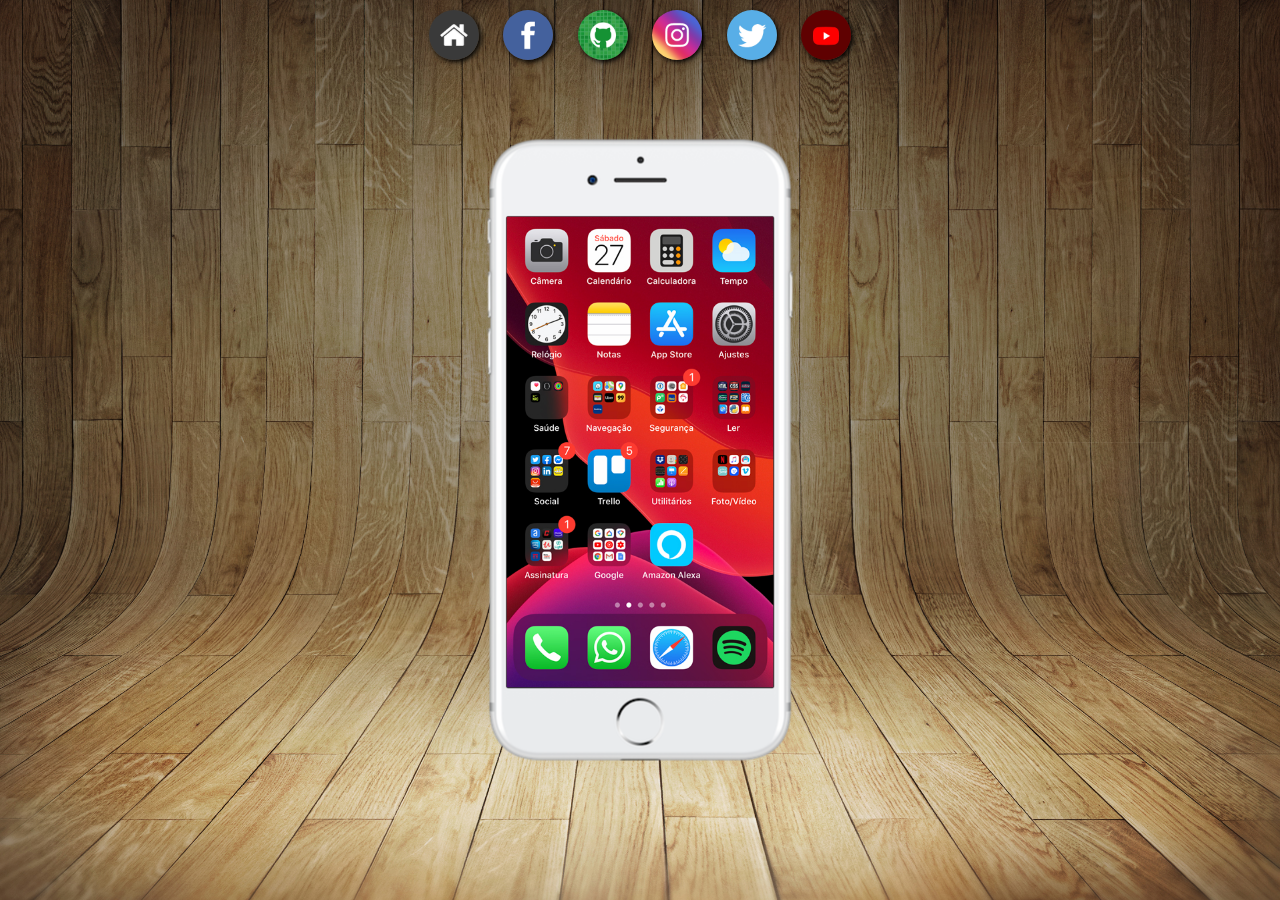
<file: index.html>
<!DOCTYPE html>
<html lang="pt-br">
<head>
    <meta charset="UTF-8">
    <meta http-equiv="X-UA-Compatible" content="IE=edge">
    <meta name="viewport" content="width=device-width, initial-scale=1.0">
    <title>Projetos Redes Sociais</title>
    <link rel="shortcut icon" href="favicon.png" type="image/x-icon">
    <link rel="stylesheet" href="styles/style.css">
</head>
<body>
    <main>
        <section id="phone">
            <iframe src="home.html" name="view" id="view" frameborder="0"></iframe>

        </section>
        <section id="socialmedia">
            <a href="home.html" target="view"><img src="imagens/logo-home.jpg" alt="home"></a>
            <a href="face.html" target="view"><img src="imagens/logo-facebook.jpg" alt="facebook"></a>
            <a href="github.html" target="view"><img src="imagens/logo-github.jpg" alt="github"></a>
            <a href="instagram.html" target="view"><img src="imagens/logo-instagram.jpg" alt="instagram"></a>
            <a href="twitter.html" target="view"><img src="imagens/logo-twitter.jpg" alt="twitter"></a>
            <a href="youtube.html" target="view"><img src="imagens/logo-youtube.jpg" alt="youtube"></a>
        </section>
    </main>
    
</body>
</html>
</file>
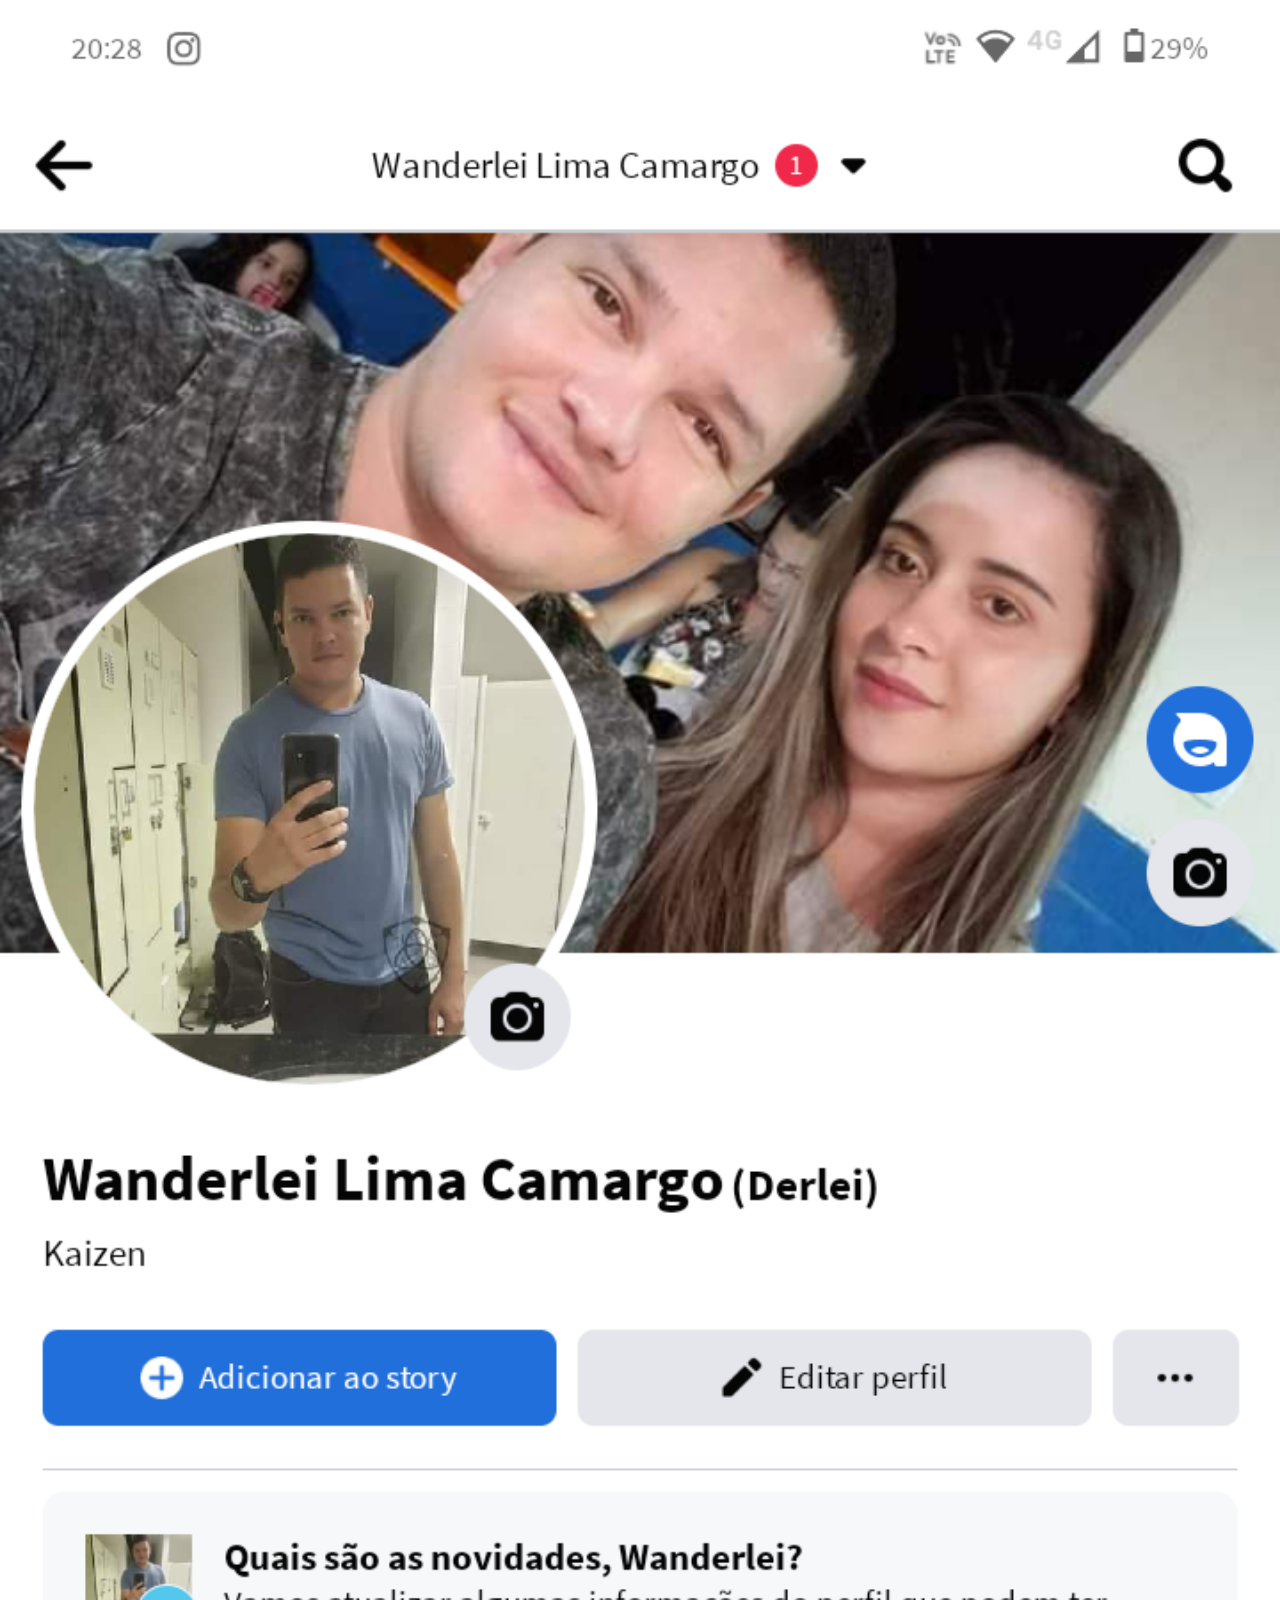
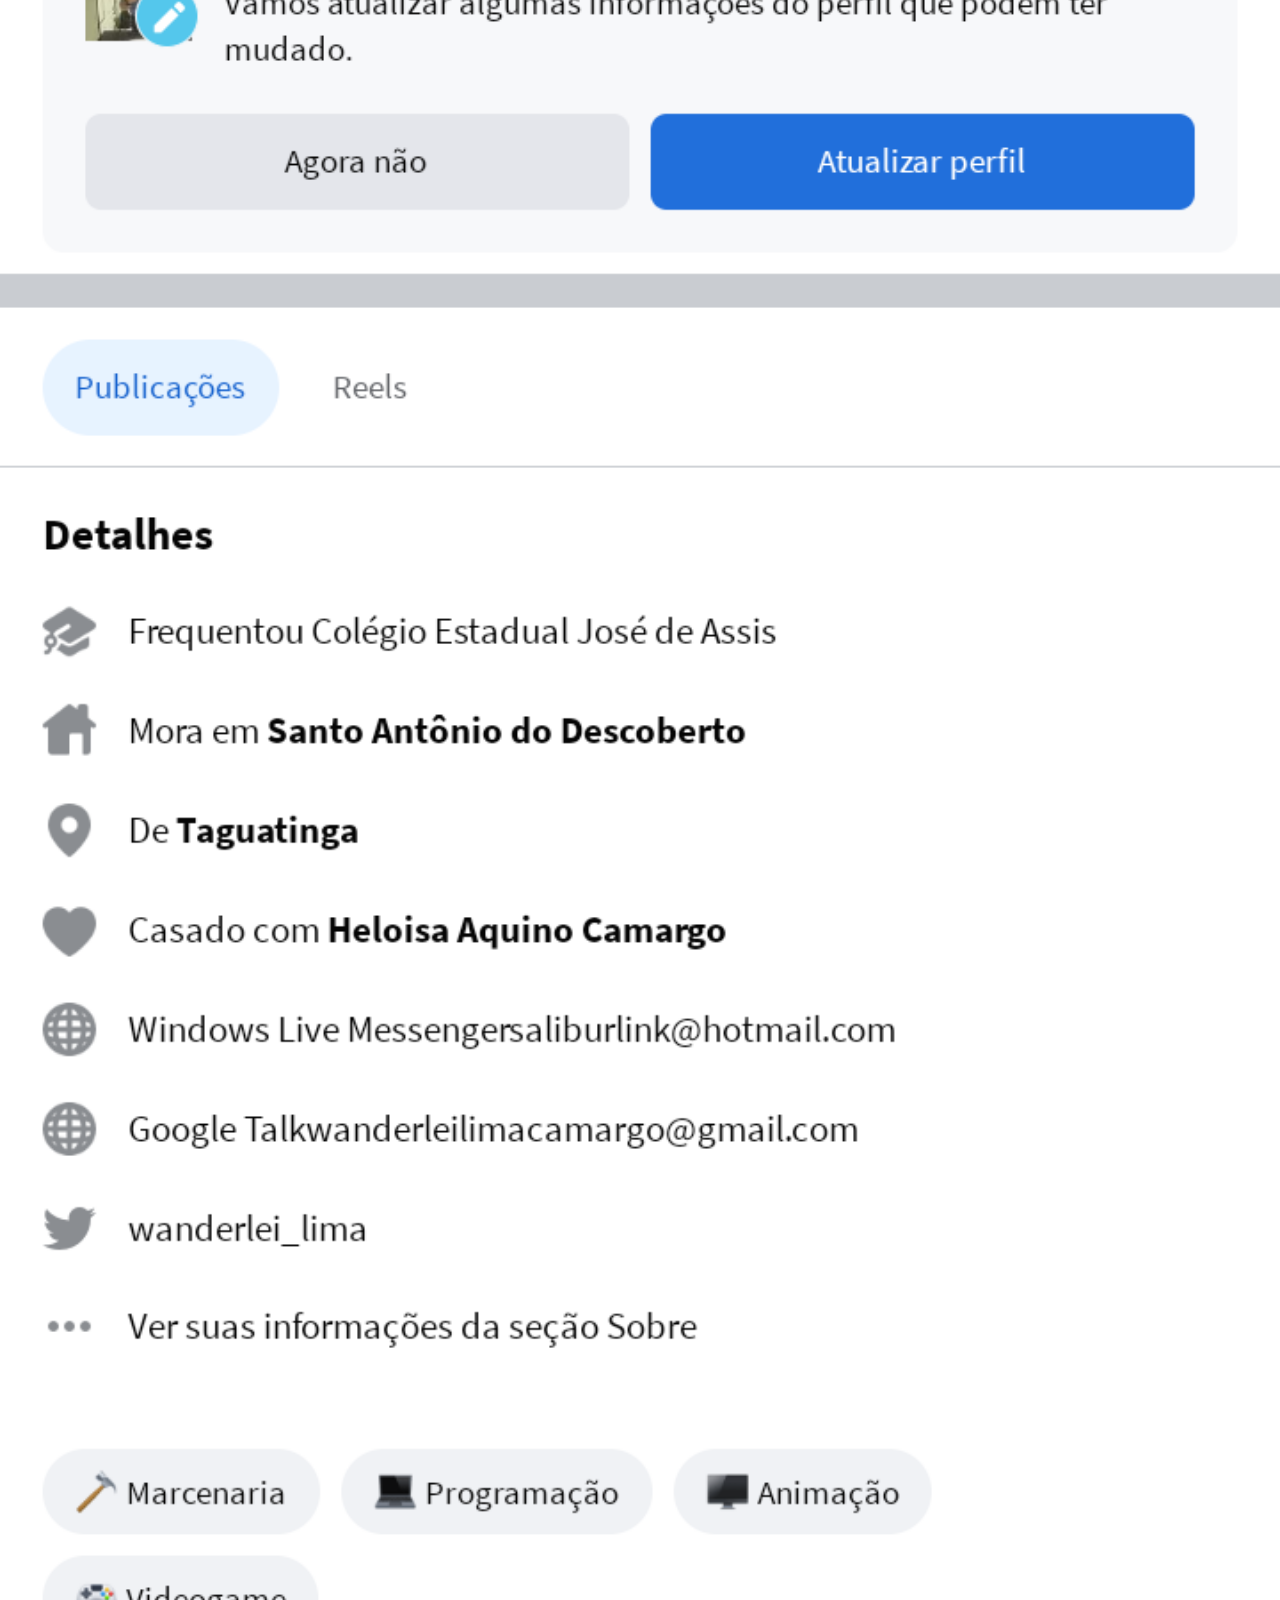
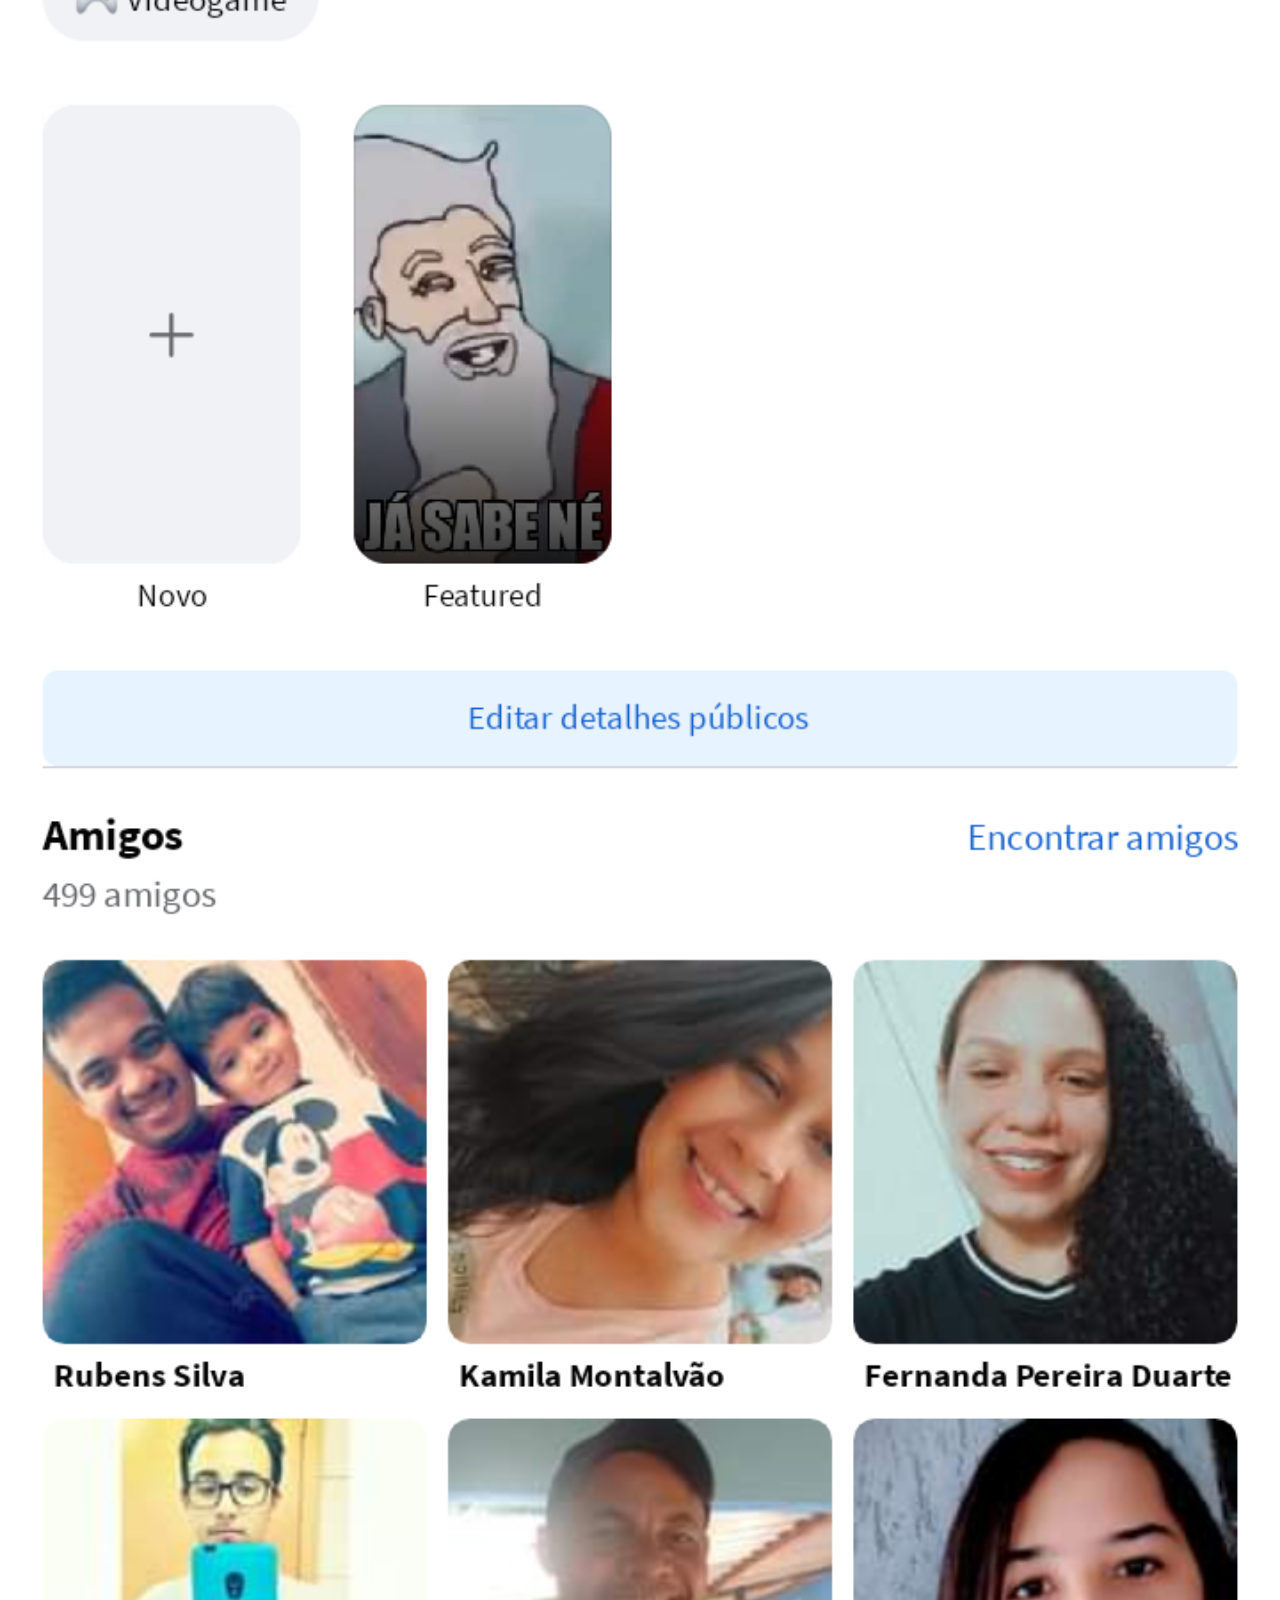
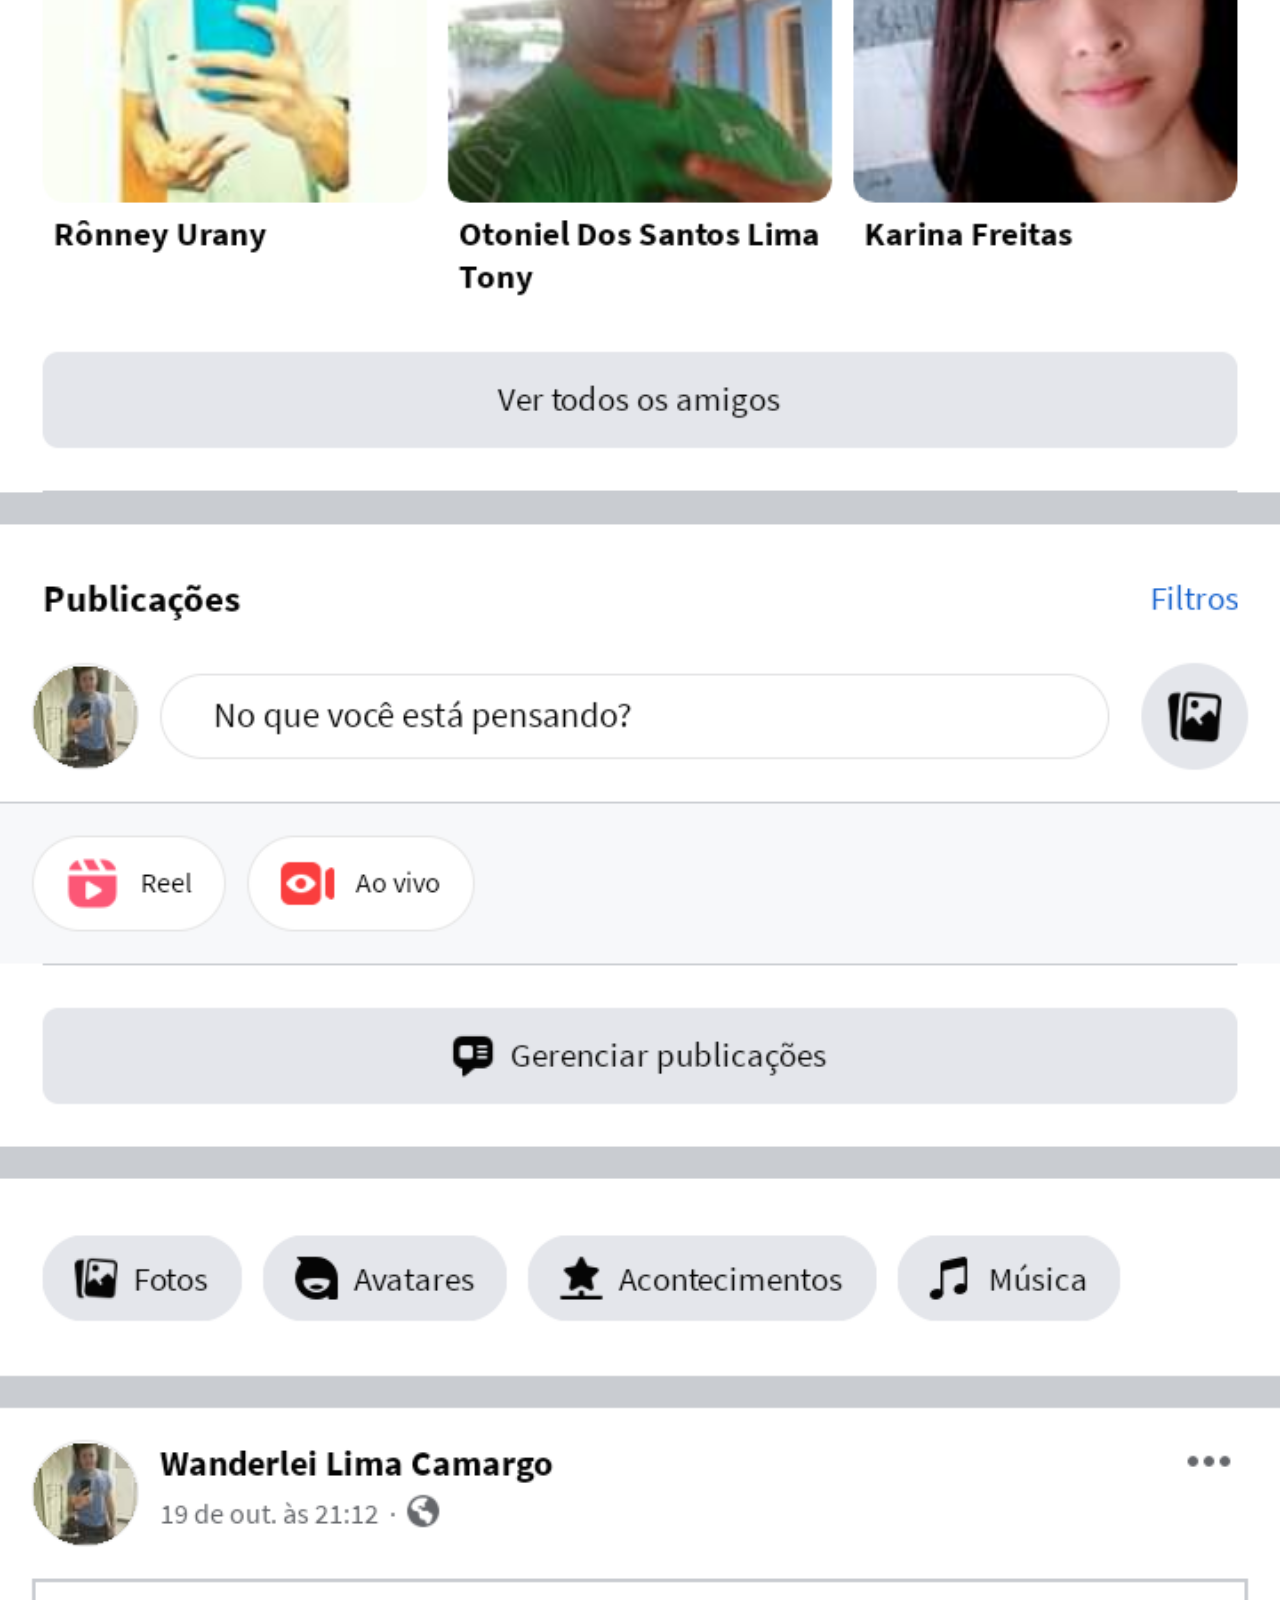
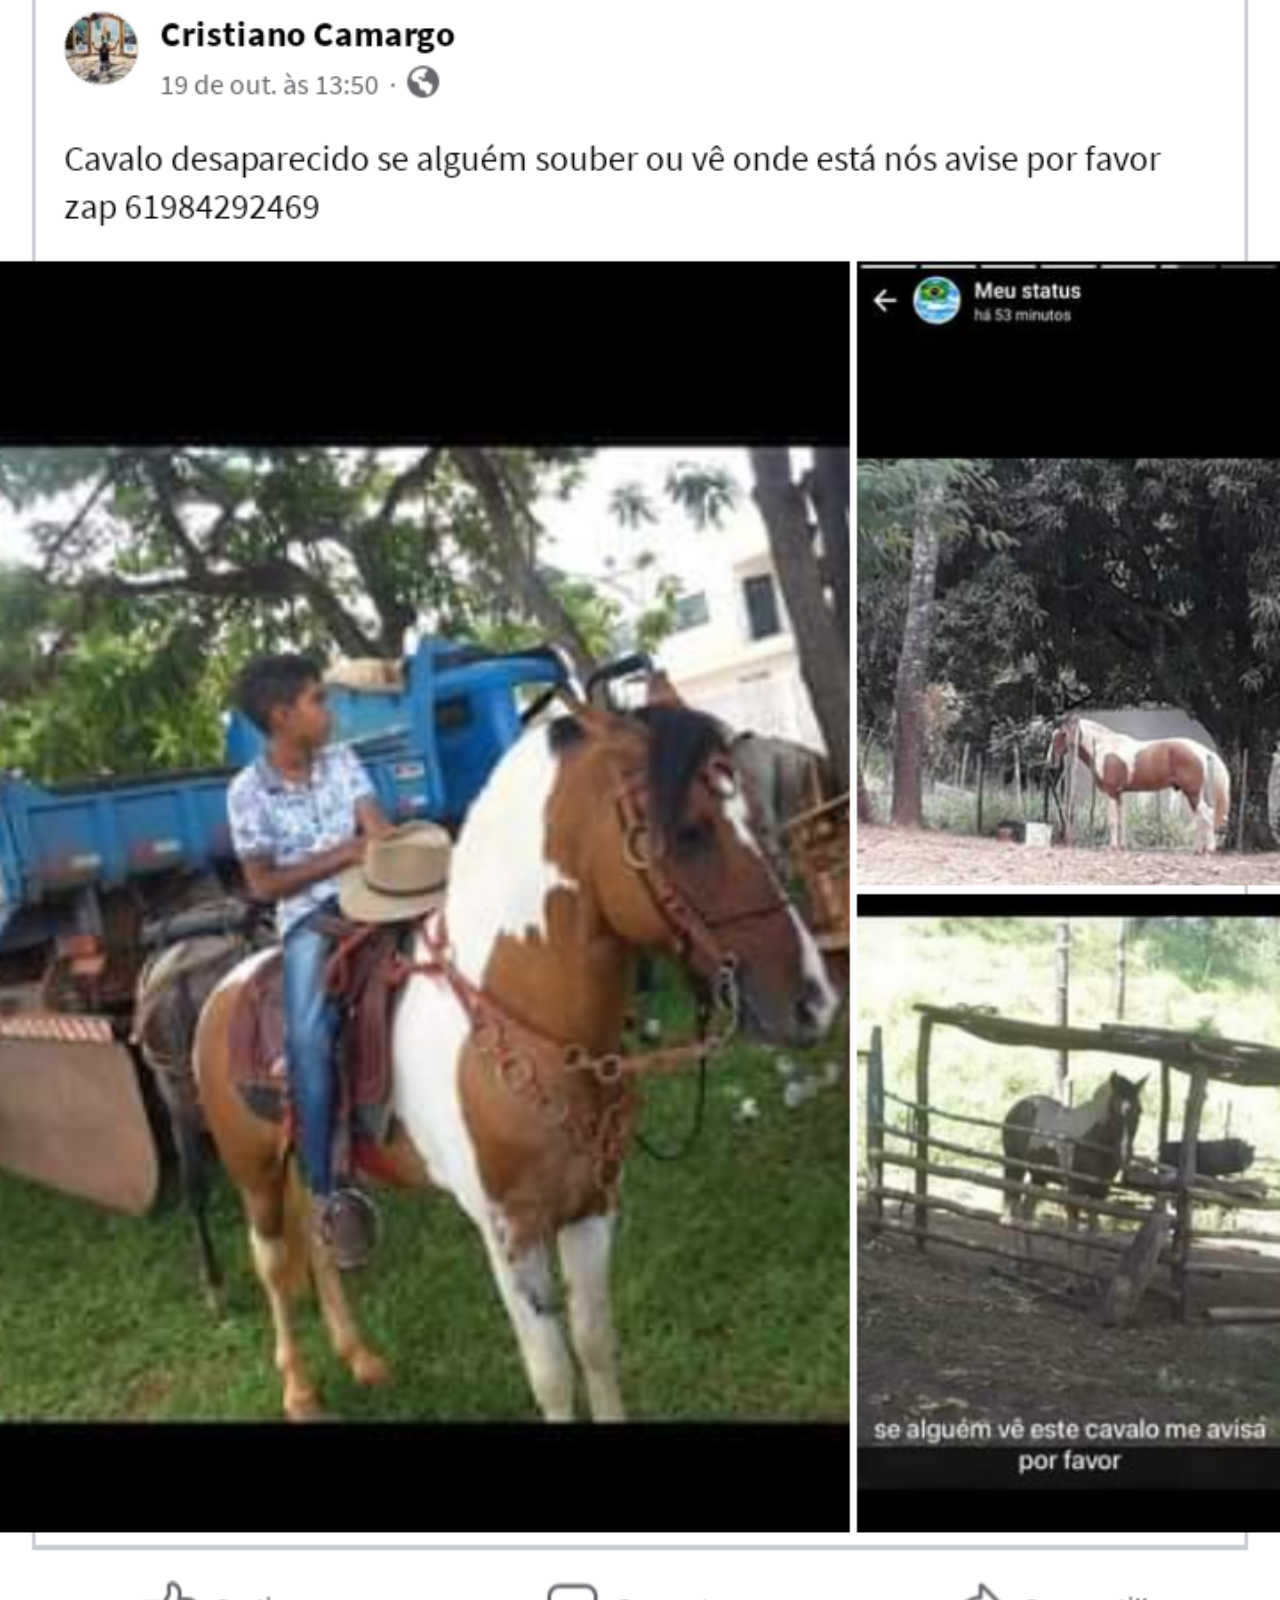
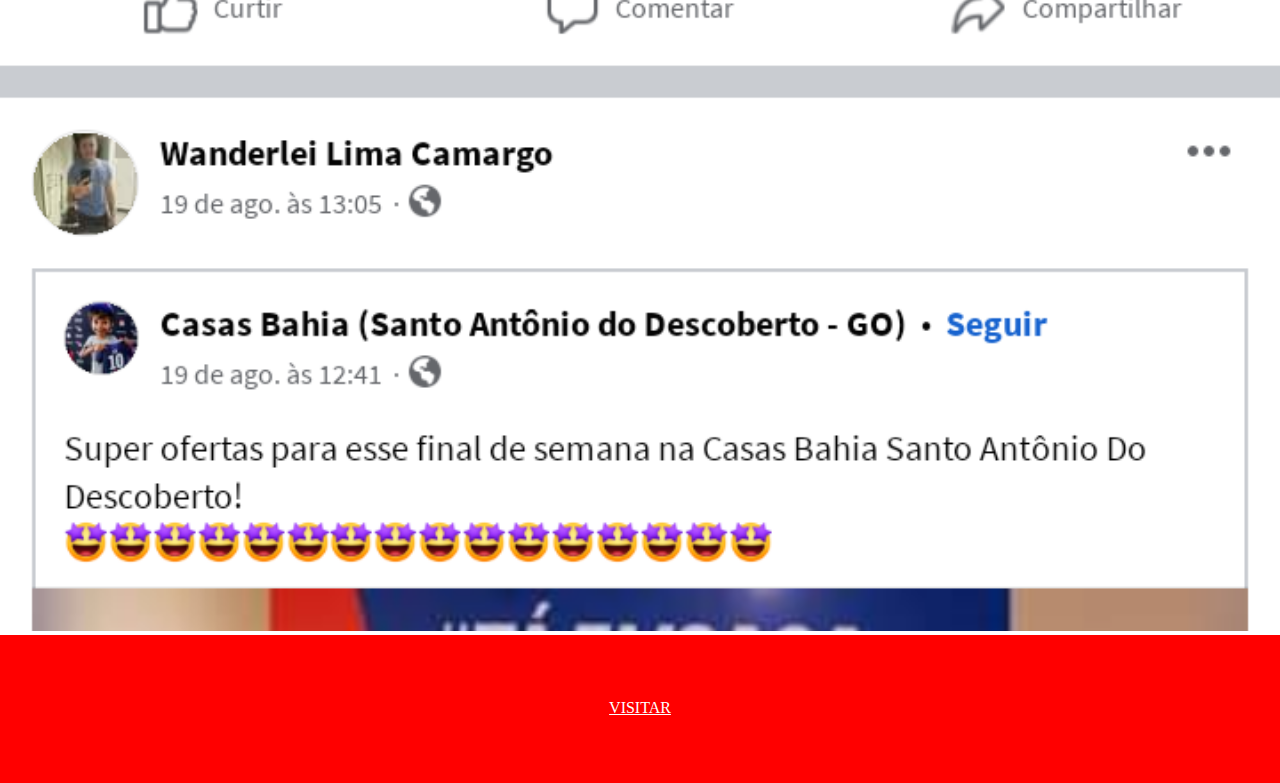
<file: face.html>
<!DOCTYPE html>
<html lang="pt-br">
<head>
    <meta charset="UTF-8">
    <meta http-equiv="X-UA-Compatible" content="IE=edge">
    <meta name="viewport" content="width=device-width, initial-scale=1.0">
    <link rel="stylesheet" href="social.css">
    <title>FACE</title>
    
</head>
<body>
    <img src="imagens/tela-facebook.png" alt="">
    <a href="https://www.facebook.com/saliburlink/" target="_blank">VISITAR</a>
</body>
</html>
</file>
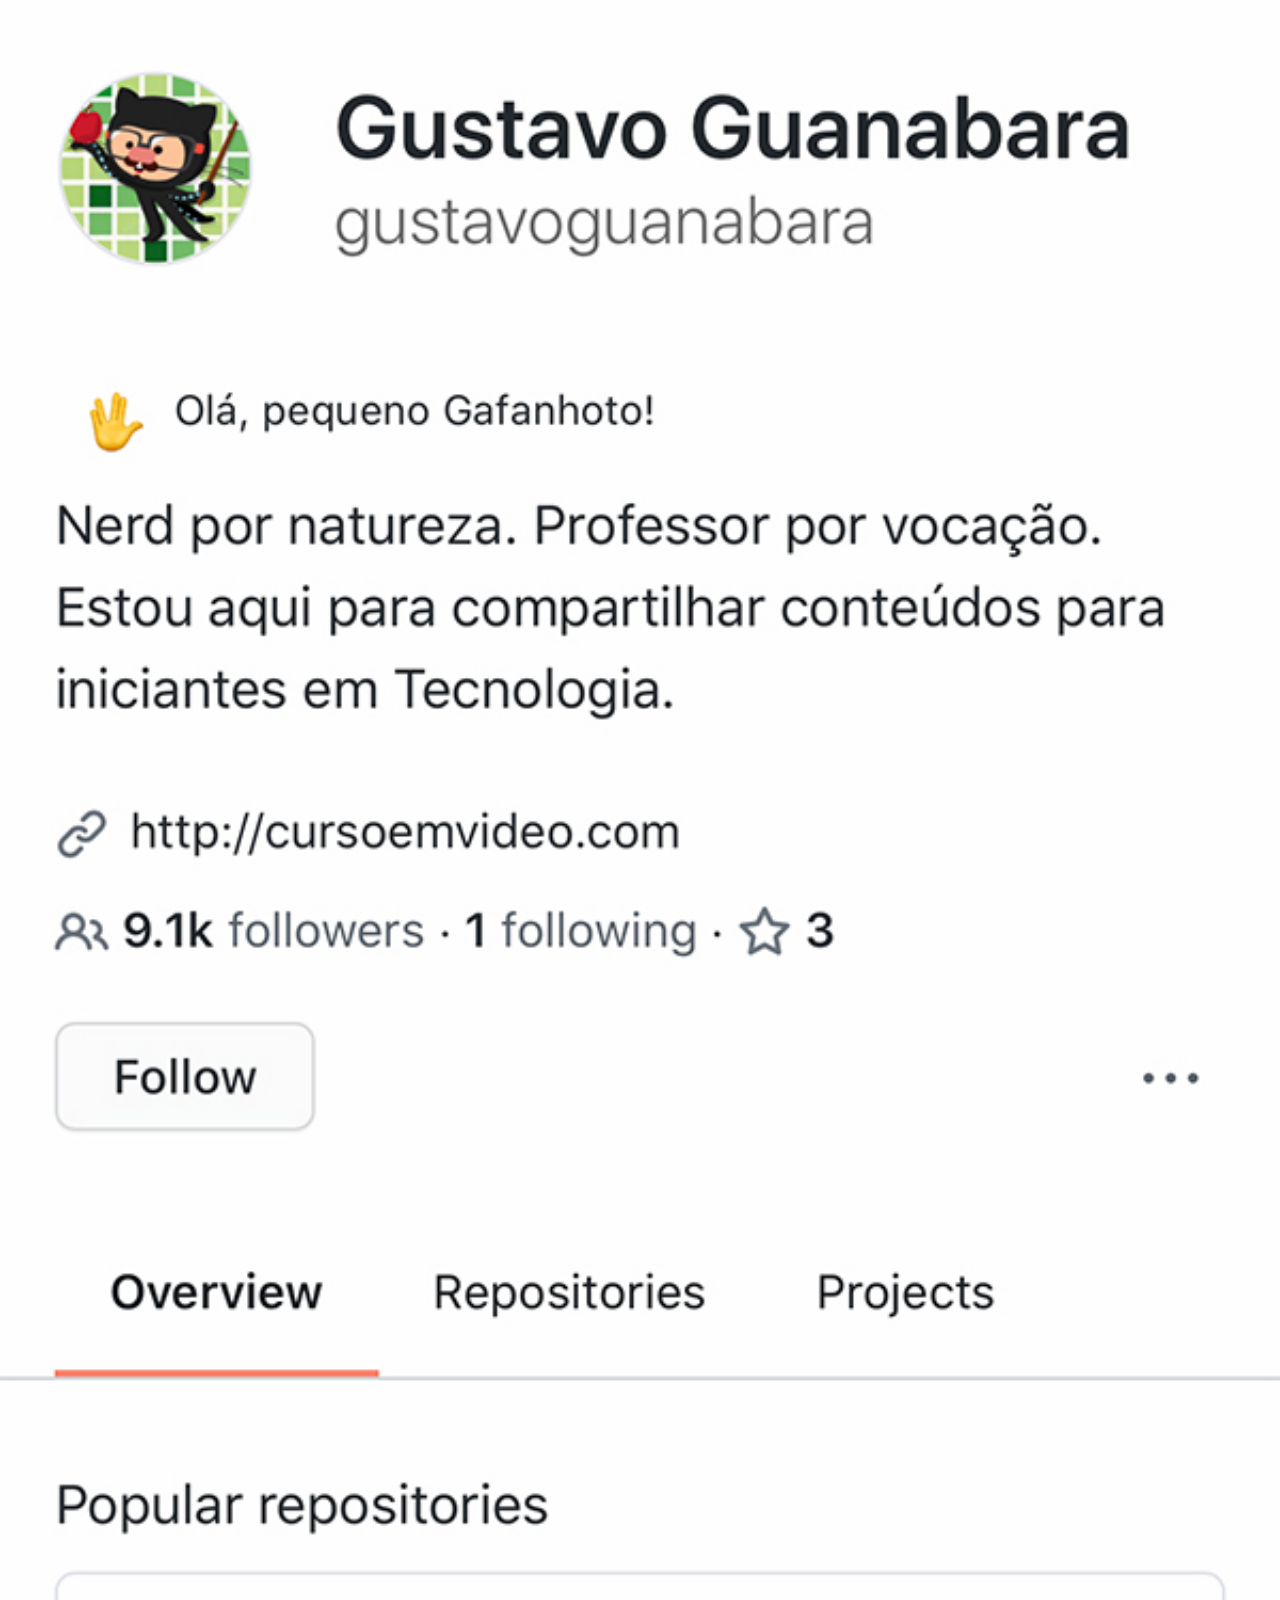
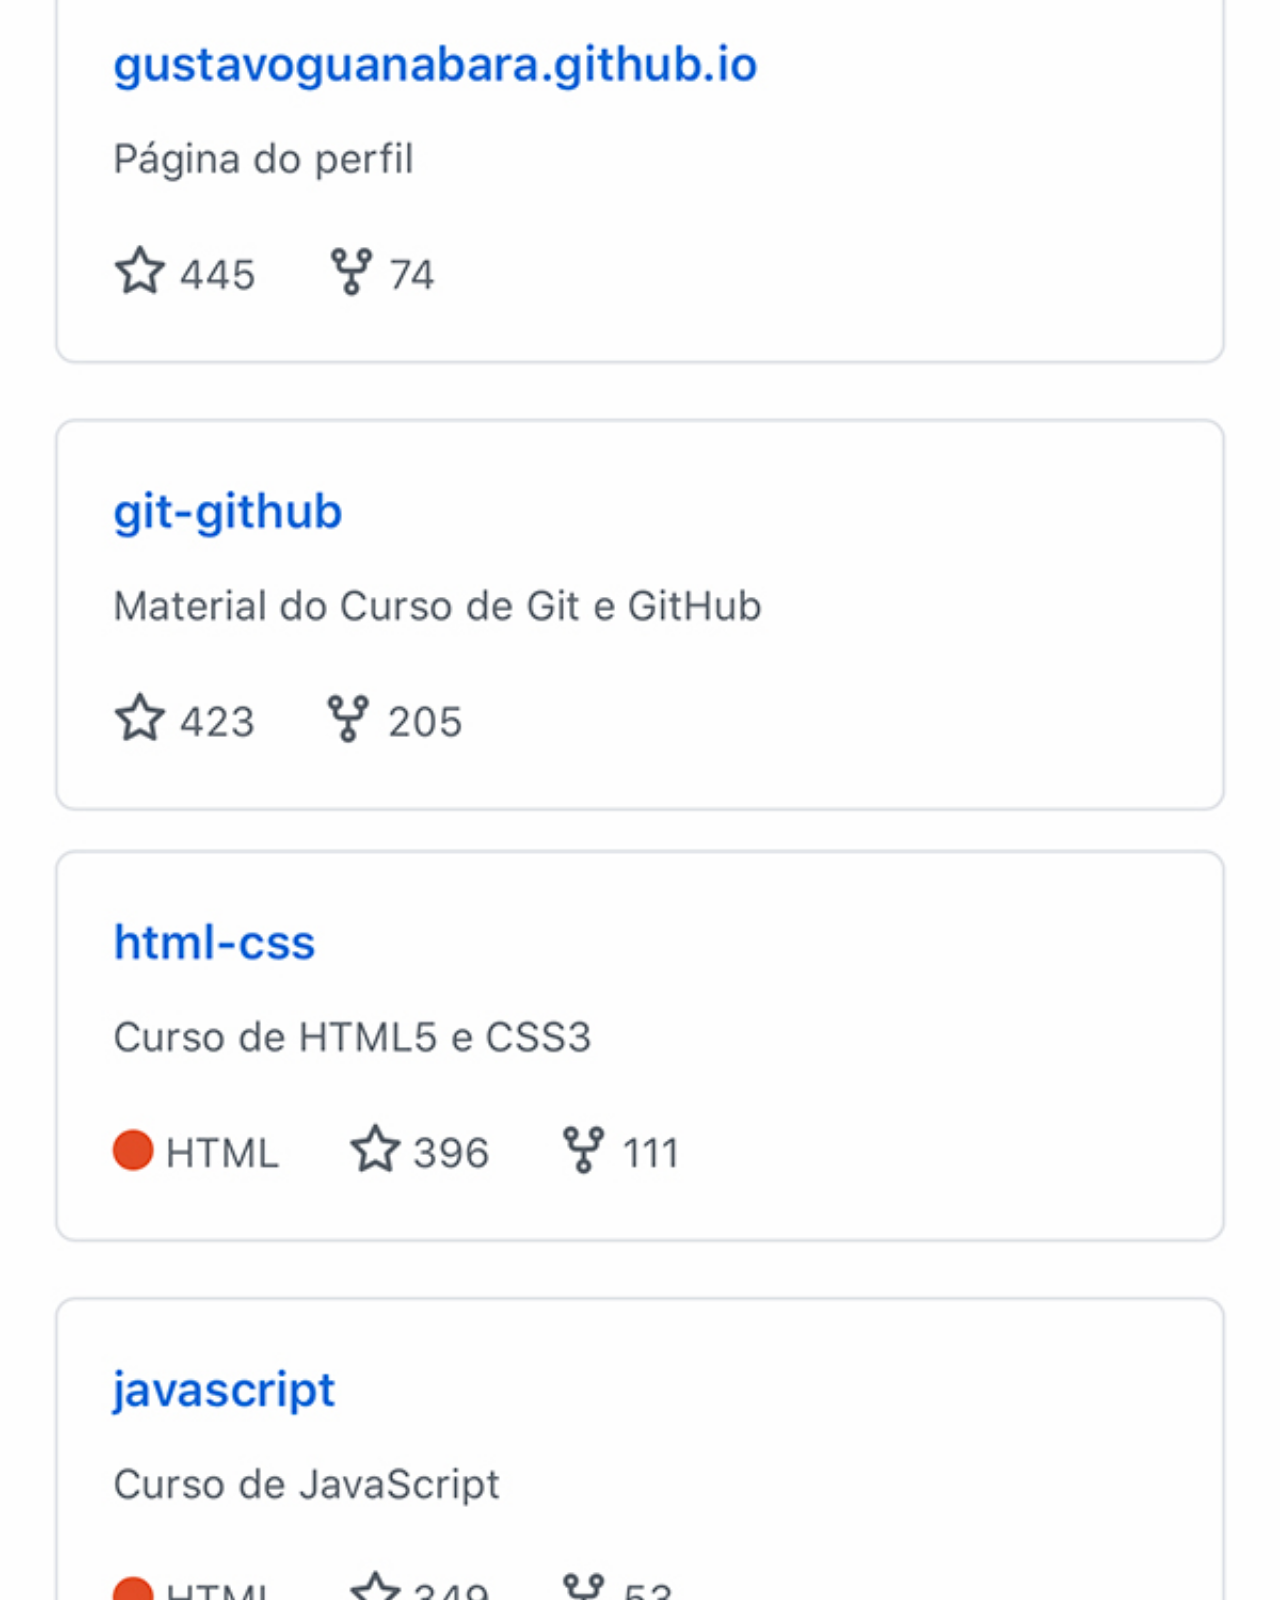
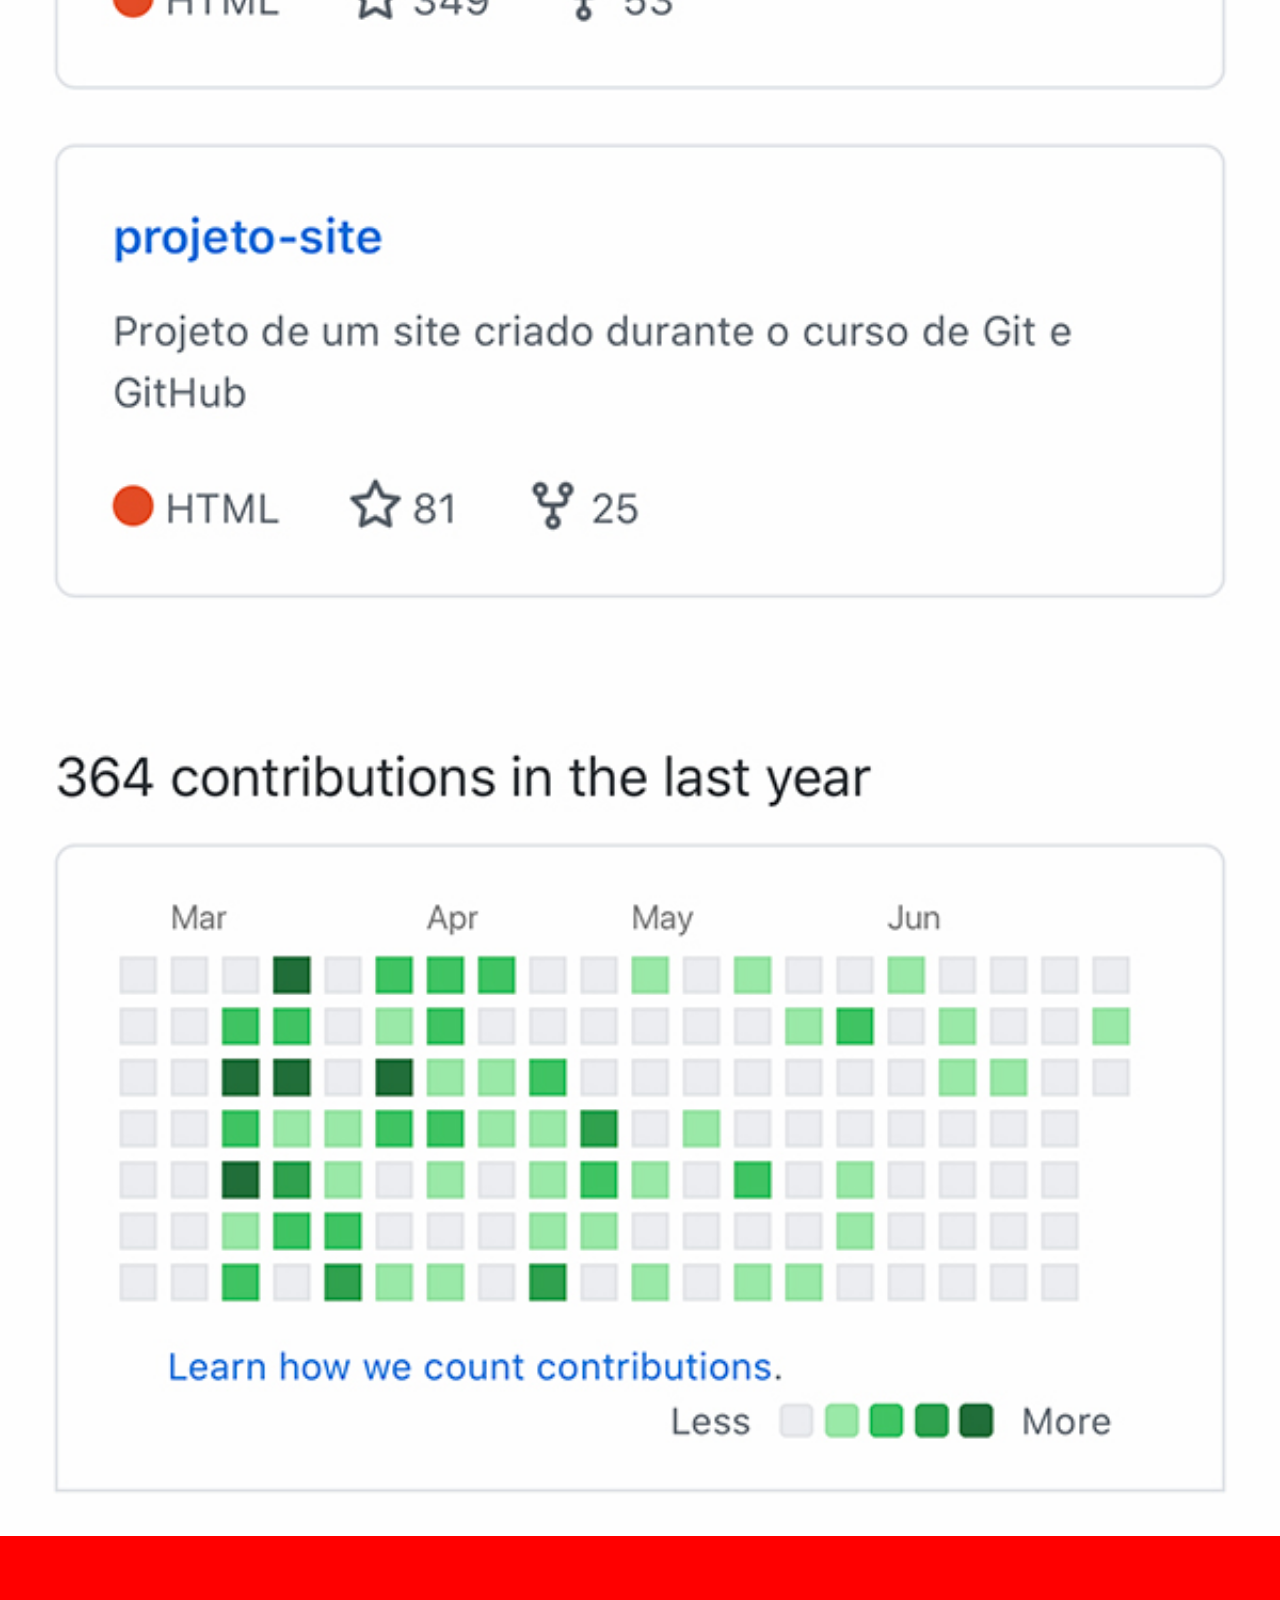
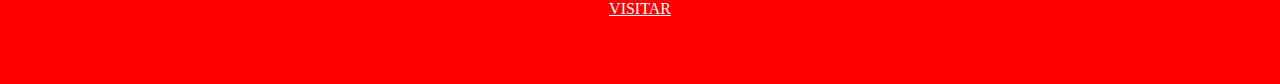
<file: github.html>
<!DOCTYPE html>
<html lang="en">
<head>
    <meta charset="UTF-8">
    <meta http-equiv="X-UA-Compatible" content="IE=edge">
    <meta name="viewport" content="width=device-width, initial-scale=1.0">
    <link rel="stylesheet" href="social.css">
    <title>Document</title>
   
</head>
<body>
    <img src="imagens/tela-github.jpg" alt="">
    <a href="https://www.facebook.com/saliburlink/" target="_blank">VISITAR</a>
</body>
</html>
</file>
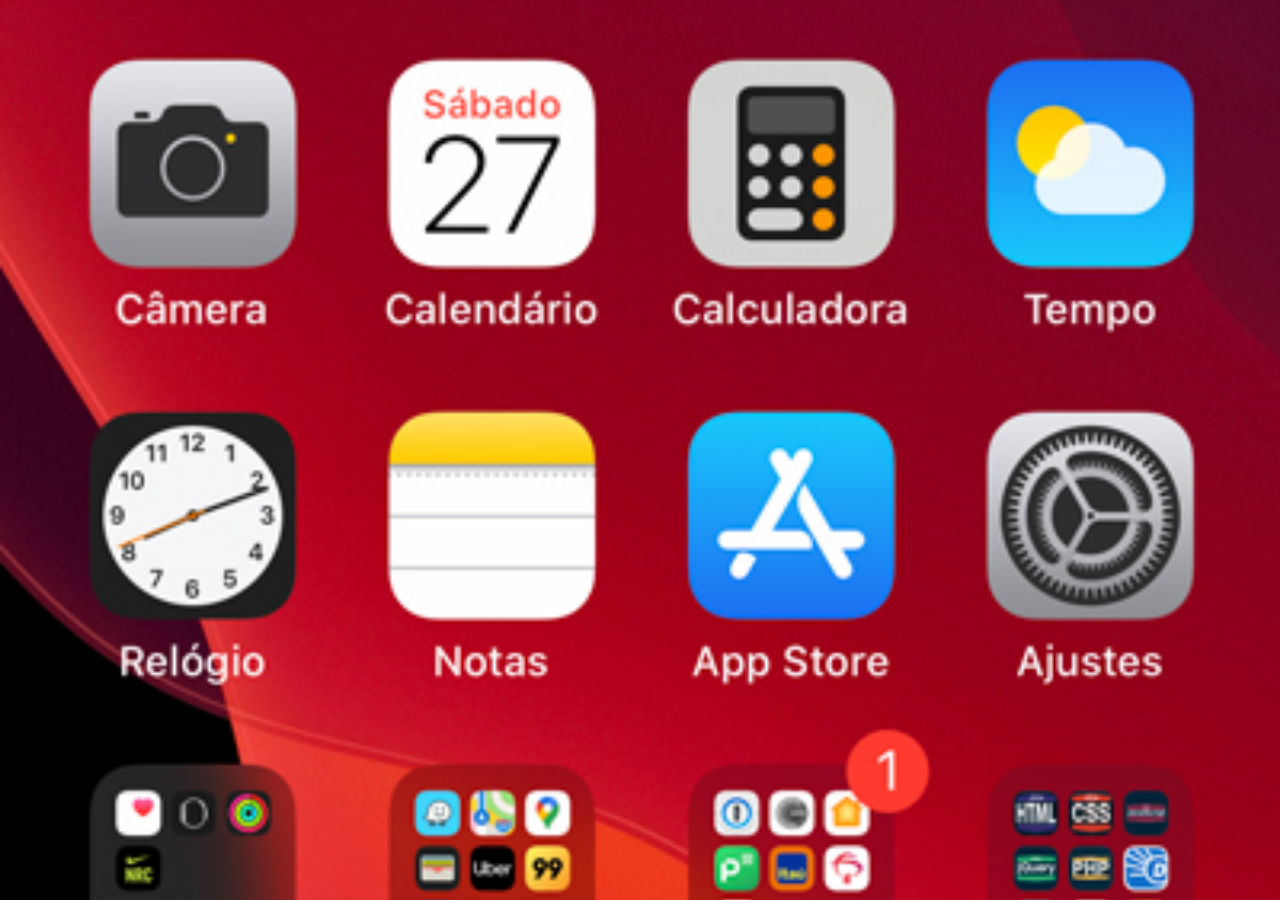
<file: home.html>
<!DOCTYPE html>
<html lang="pt-br">
<head>
    <meta charset="UTF-8">
    <meta http-equiv="X-UA-Compatible" content="IE=edge">
    <meta name="viewport" content="width=device-width, initial-scale=1.0">
    <title>HOME</title>
    <style>
        *{
            margin: 0;
            padding: 0
        }
        body{
            width: 100vw;
            height: 100vh;
            background: black url(imagens/tela-home.jpg) no-repeat top center;
            background-size: cover;       
        }
    </style>
</head>
<body>
    
</body>
</html>
</file>
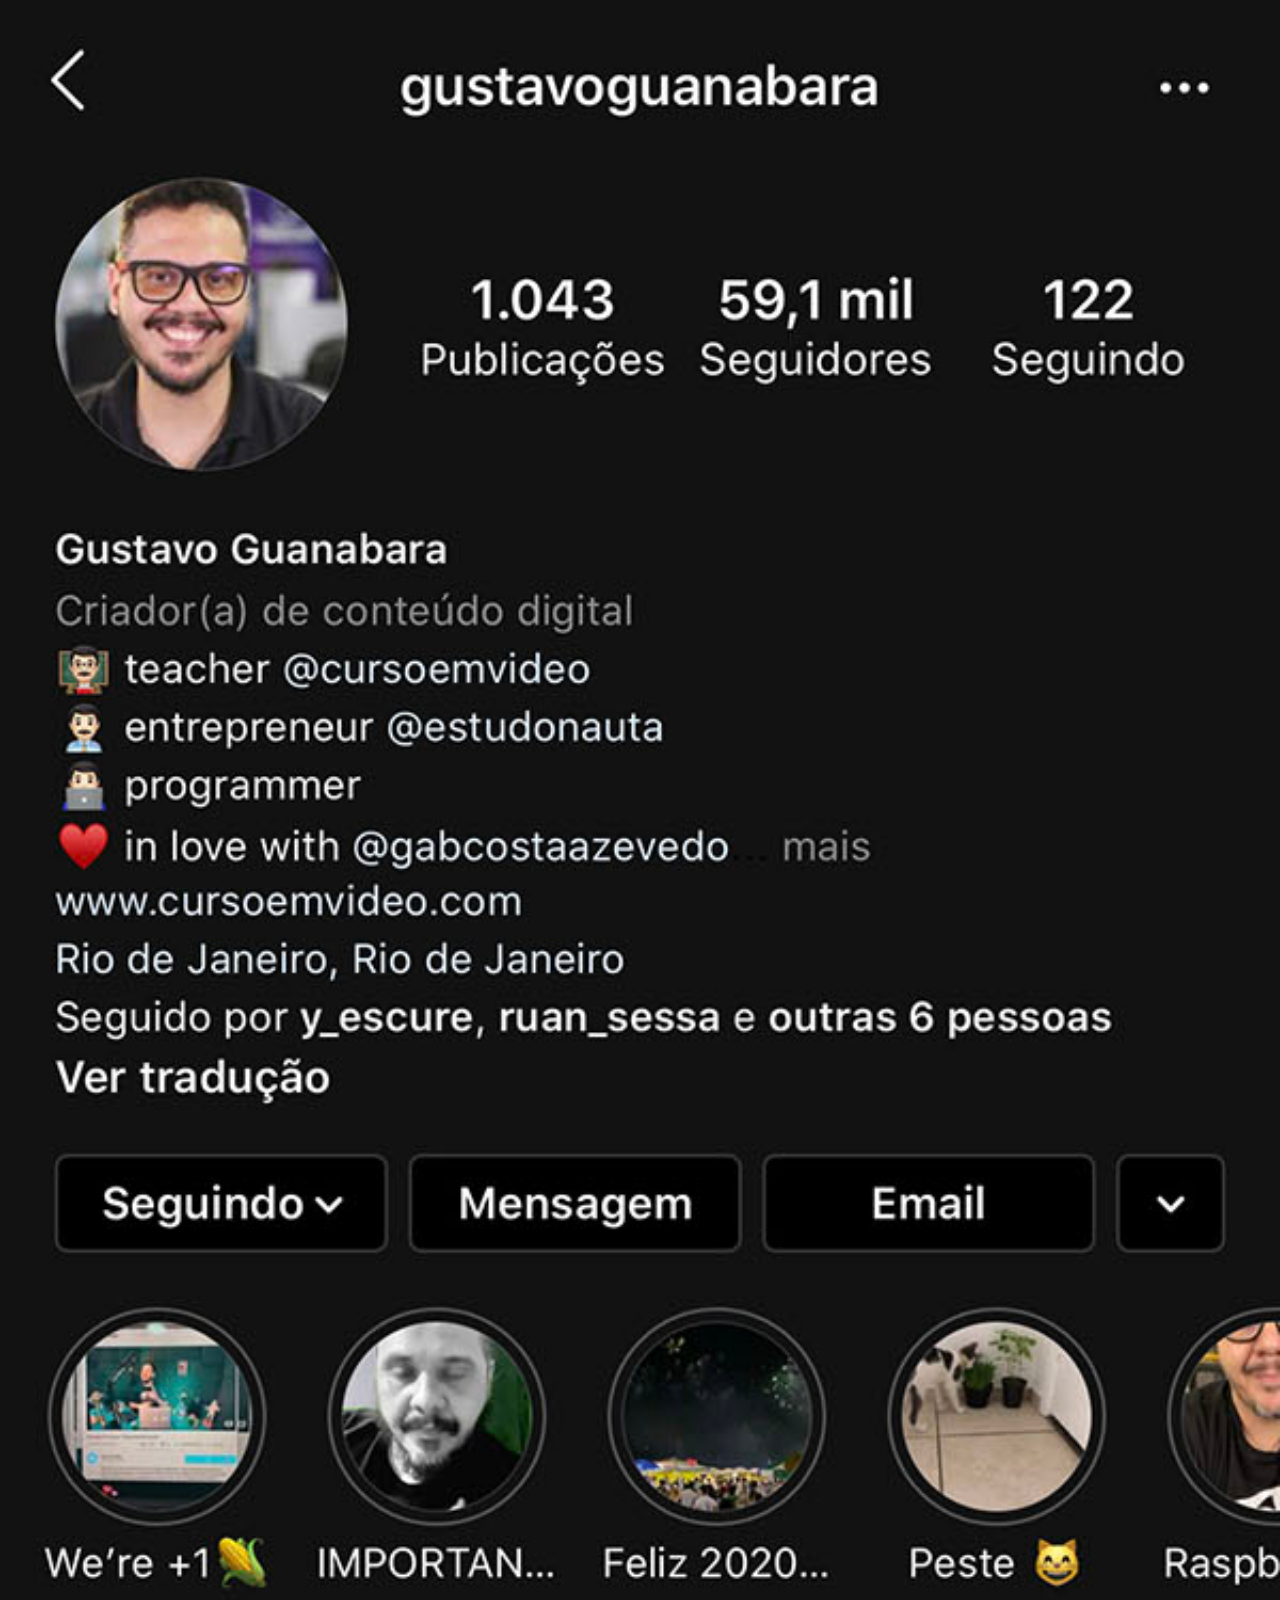
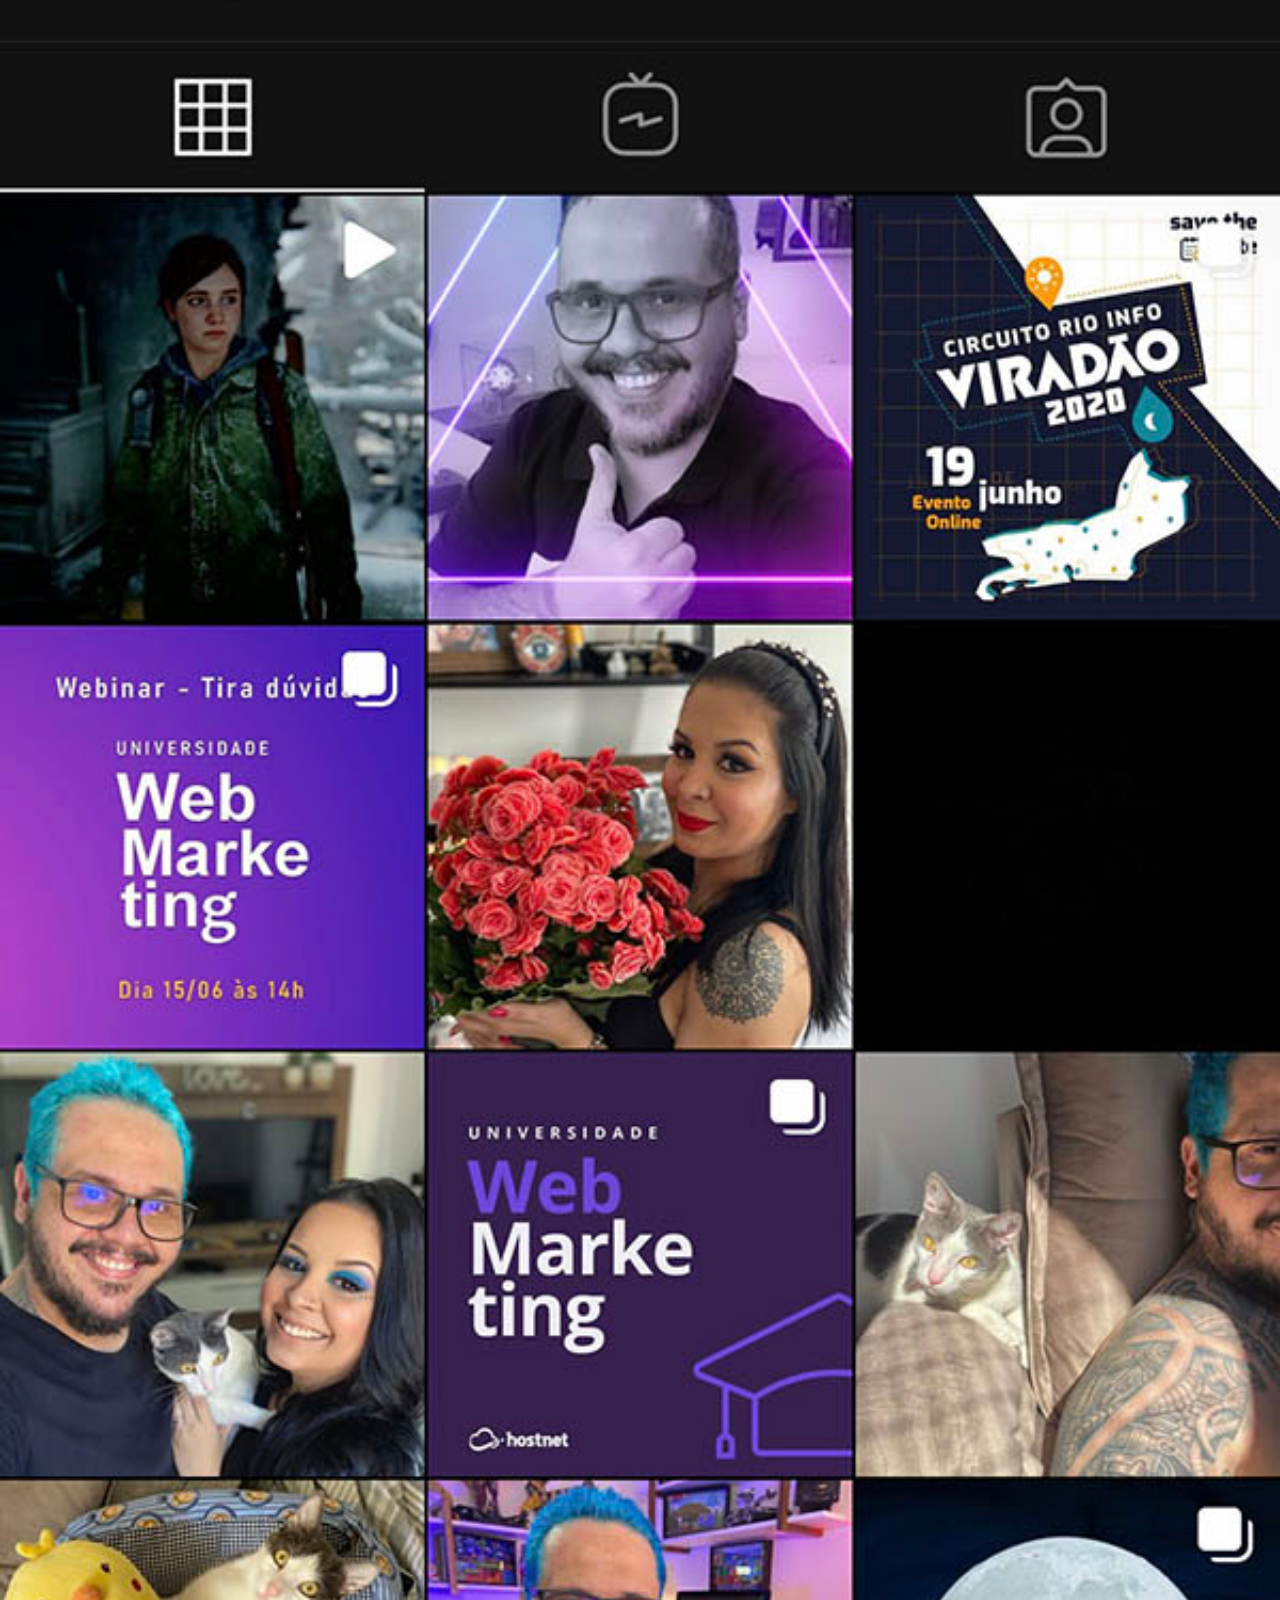
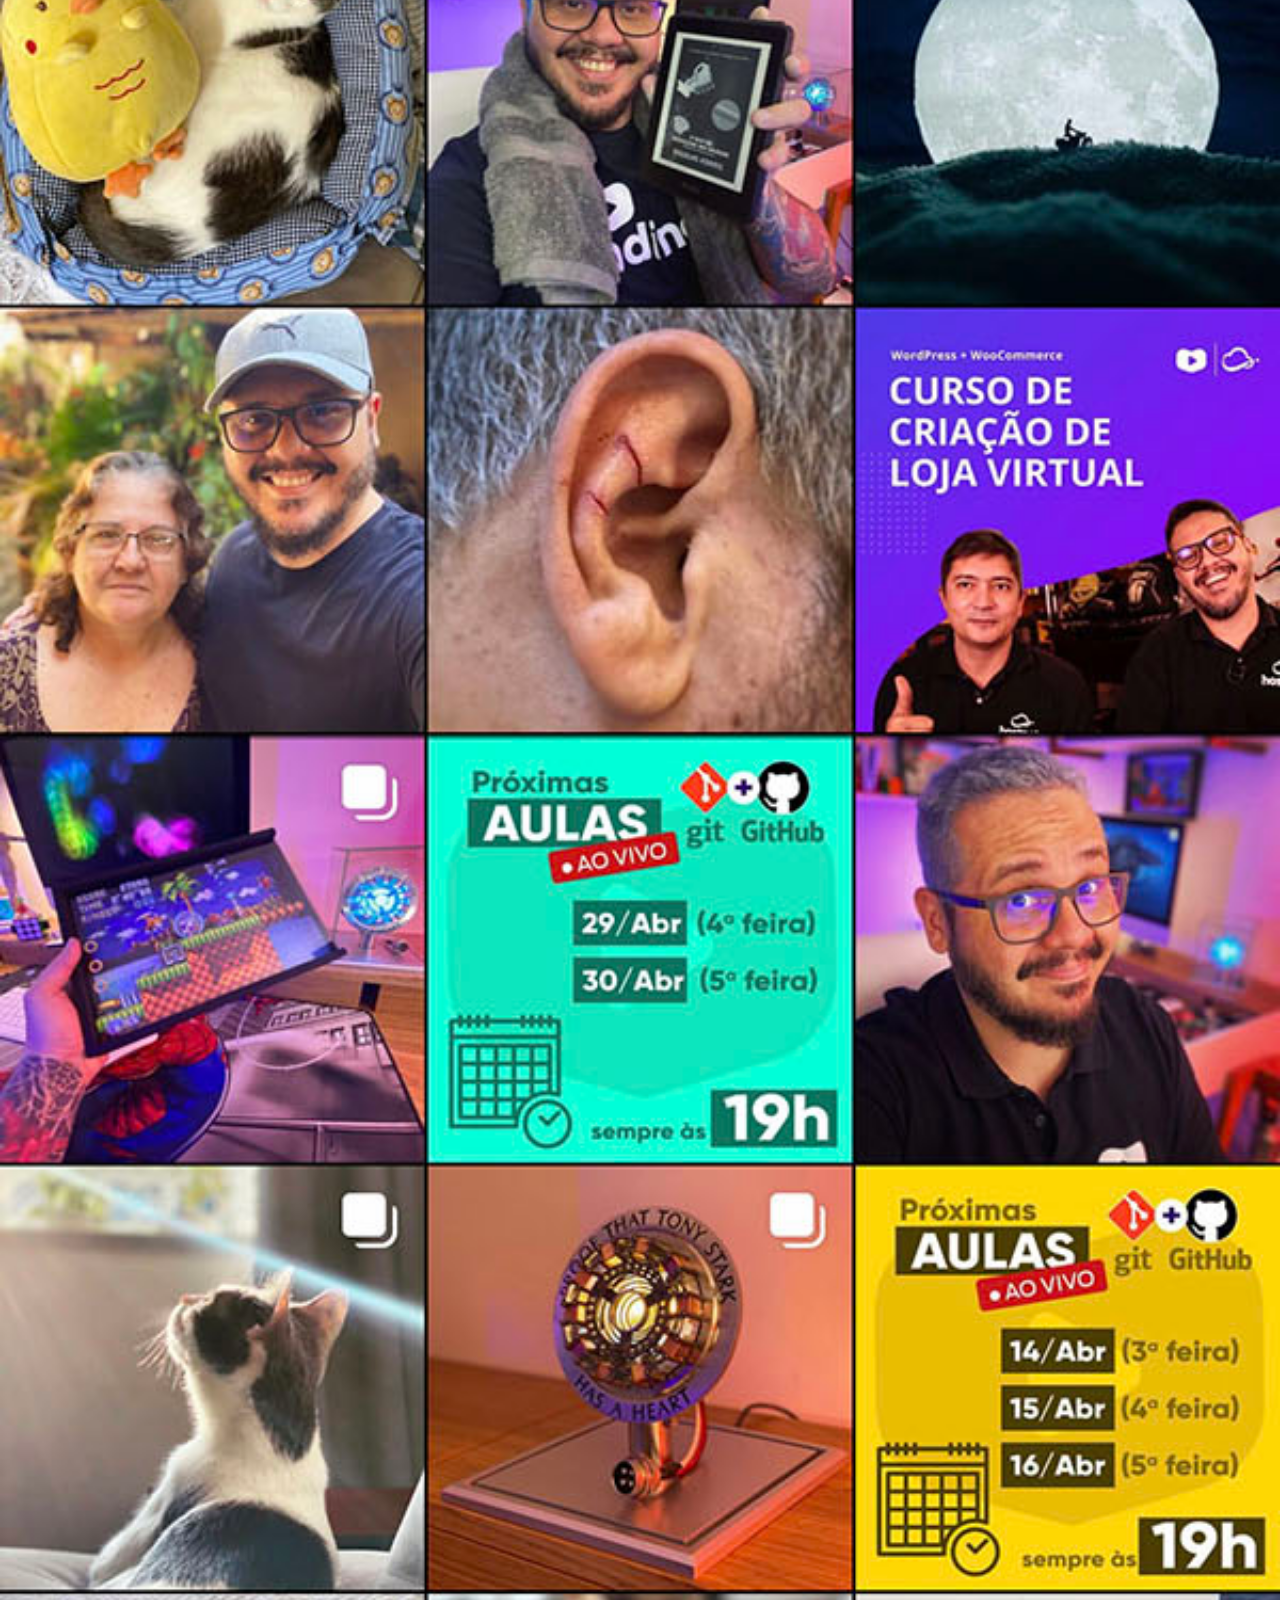
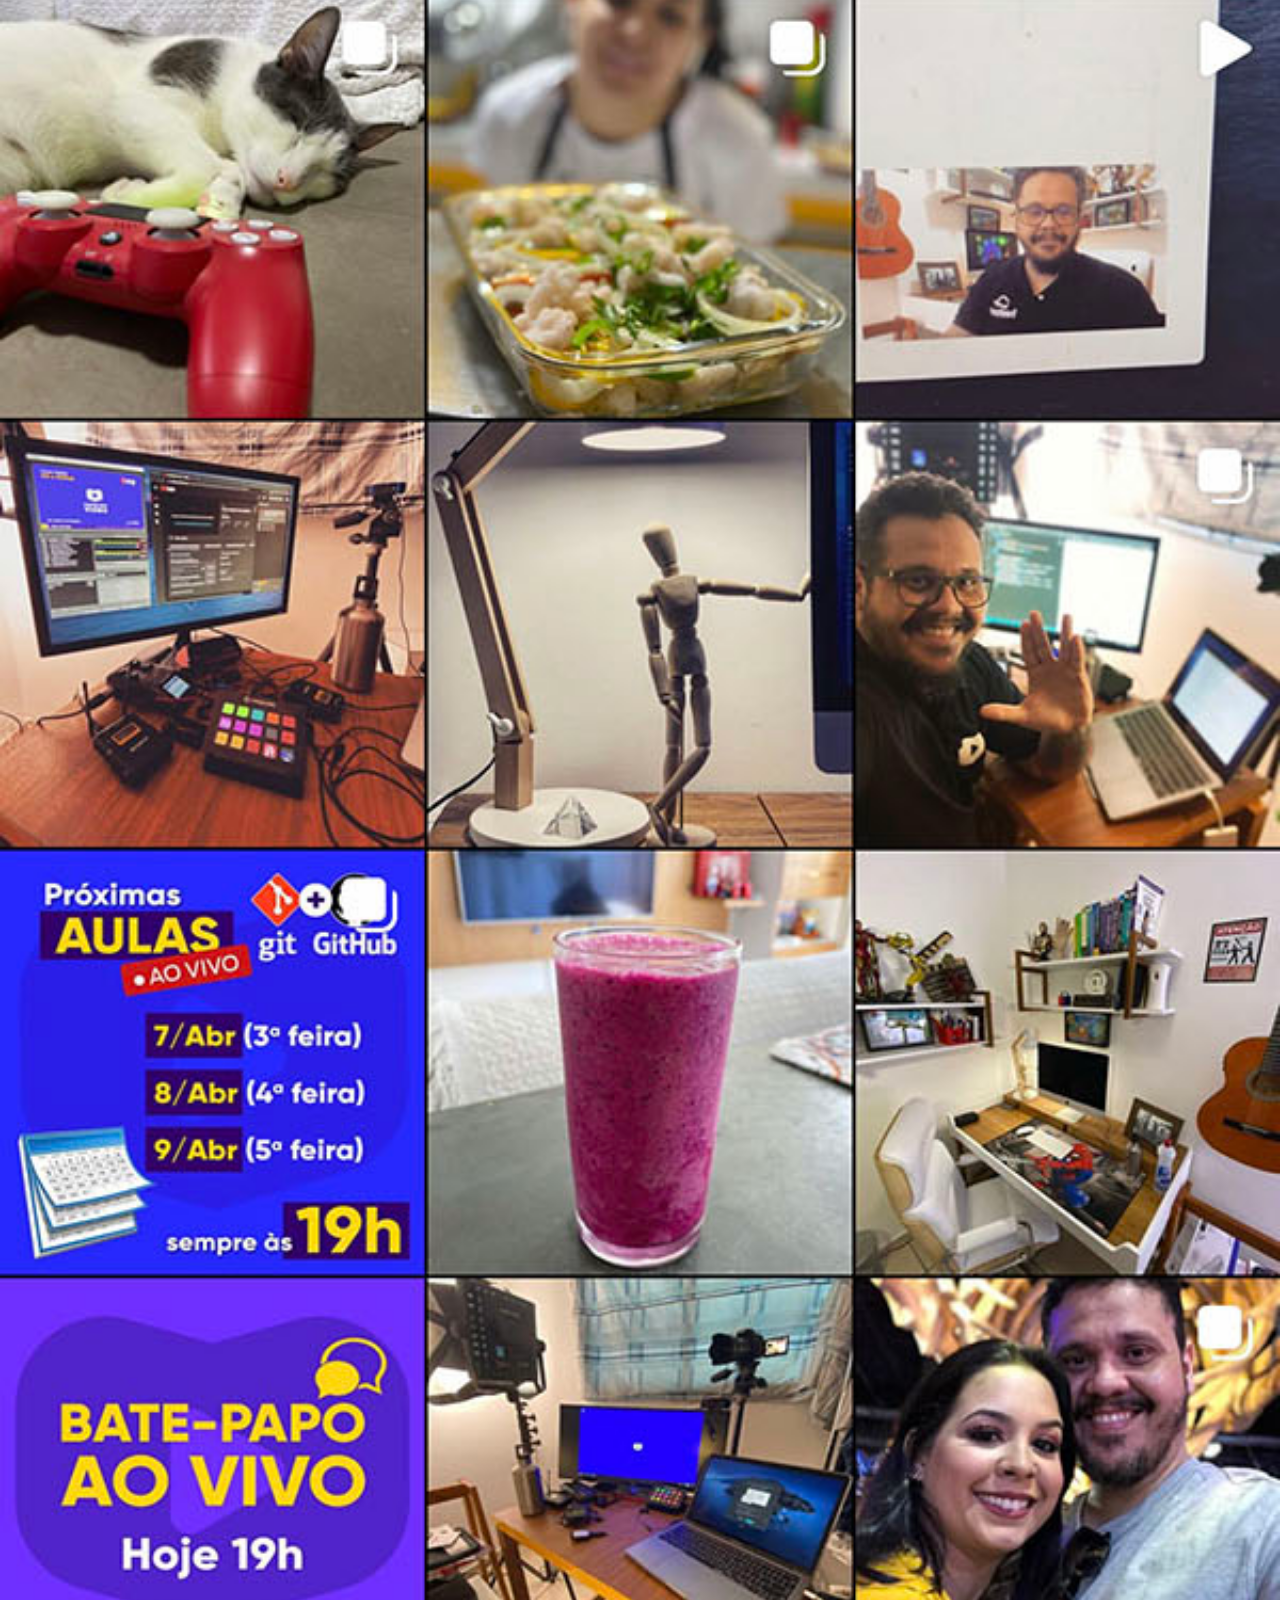
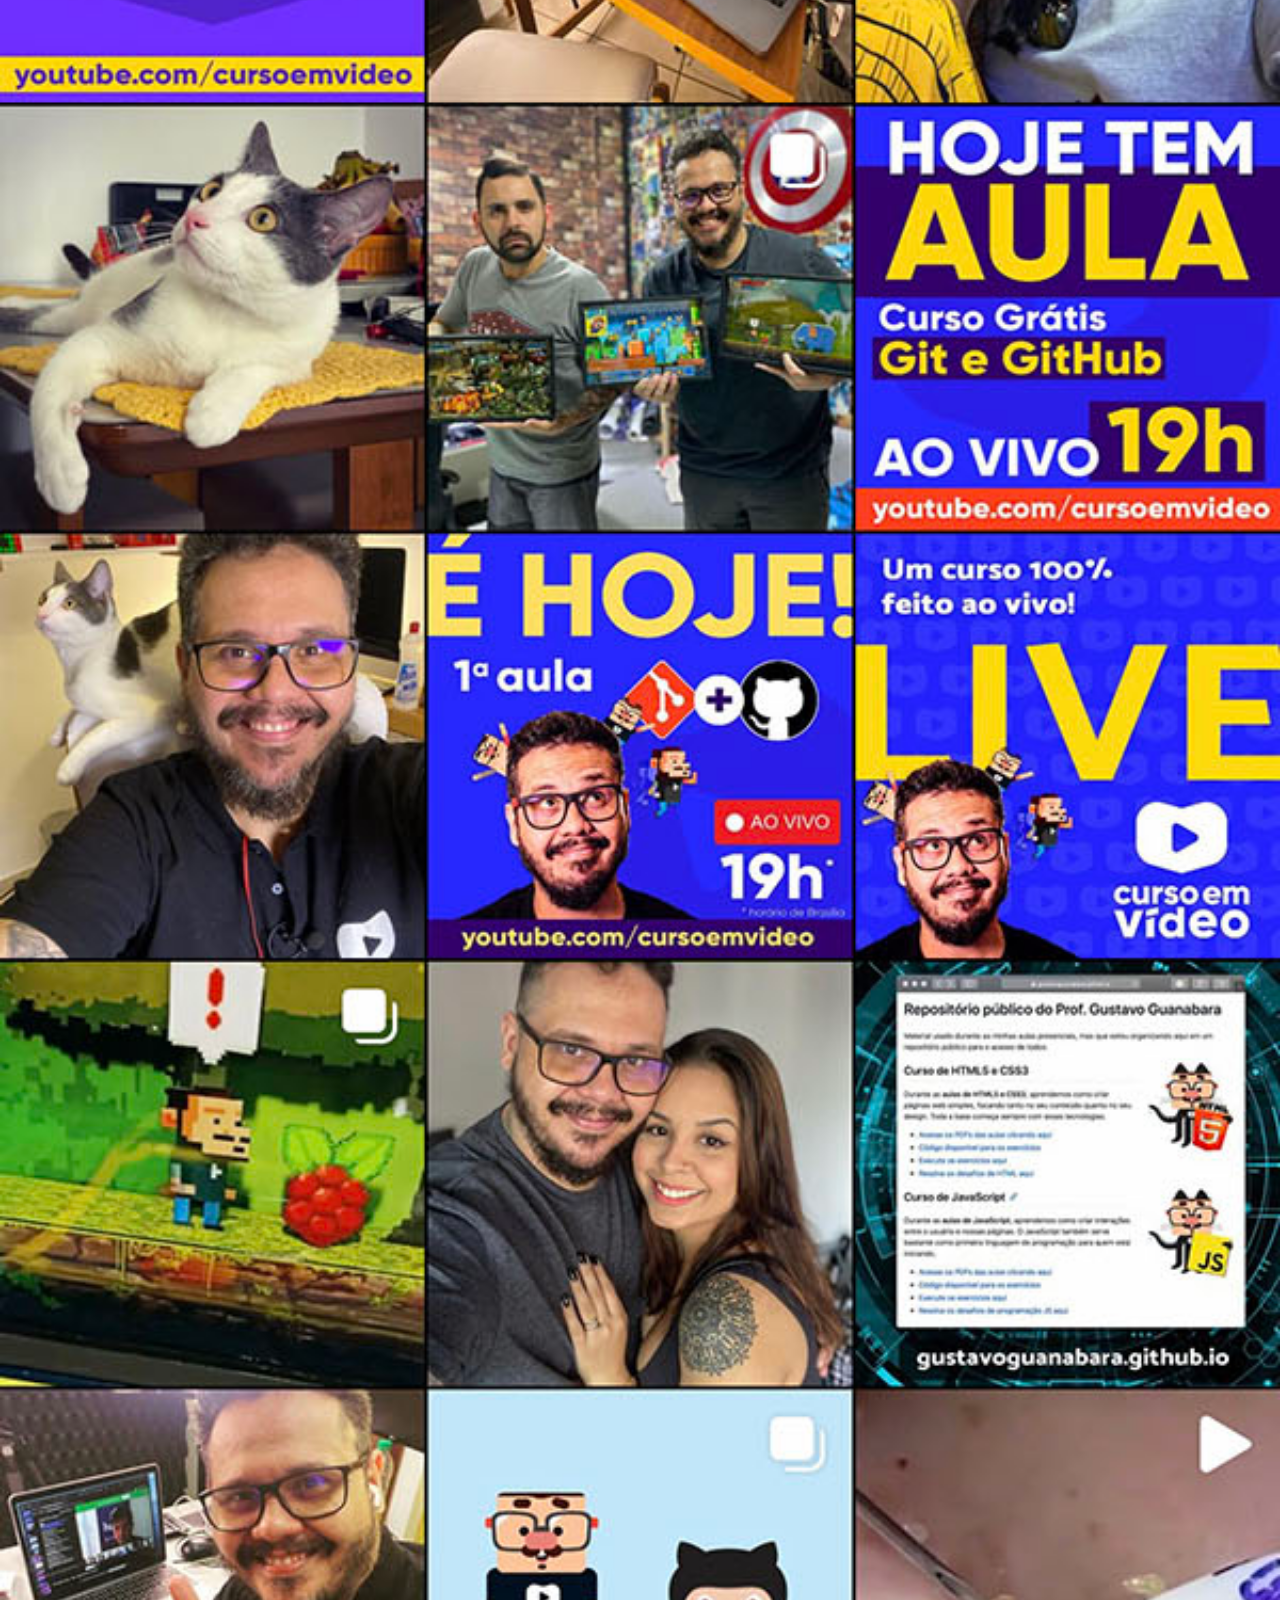
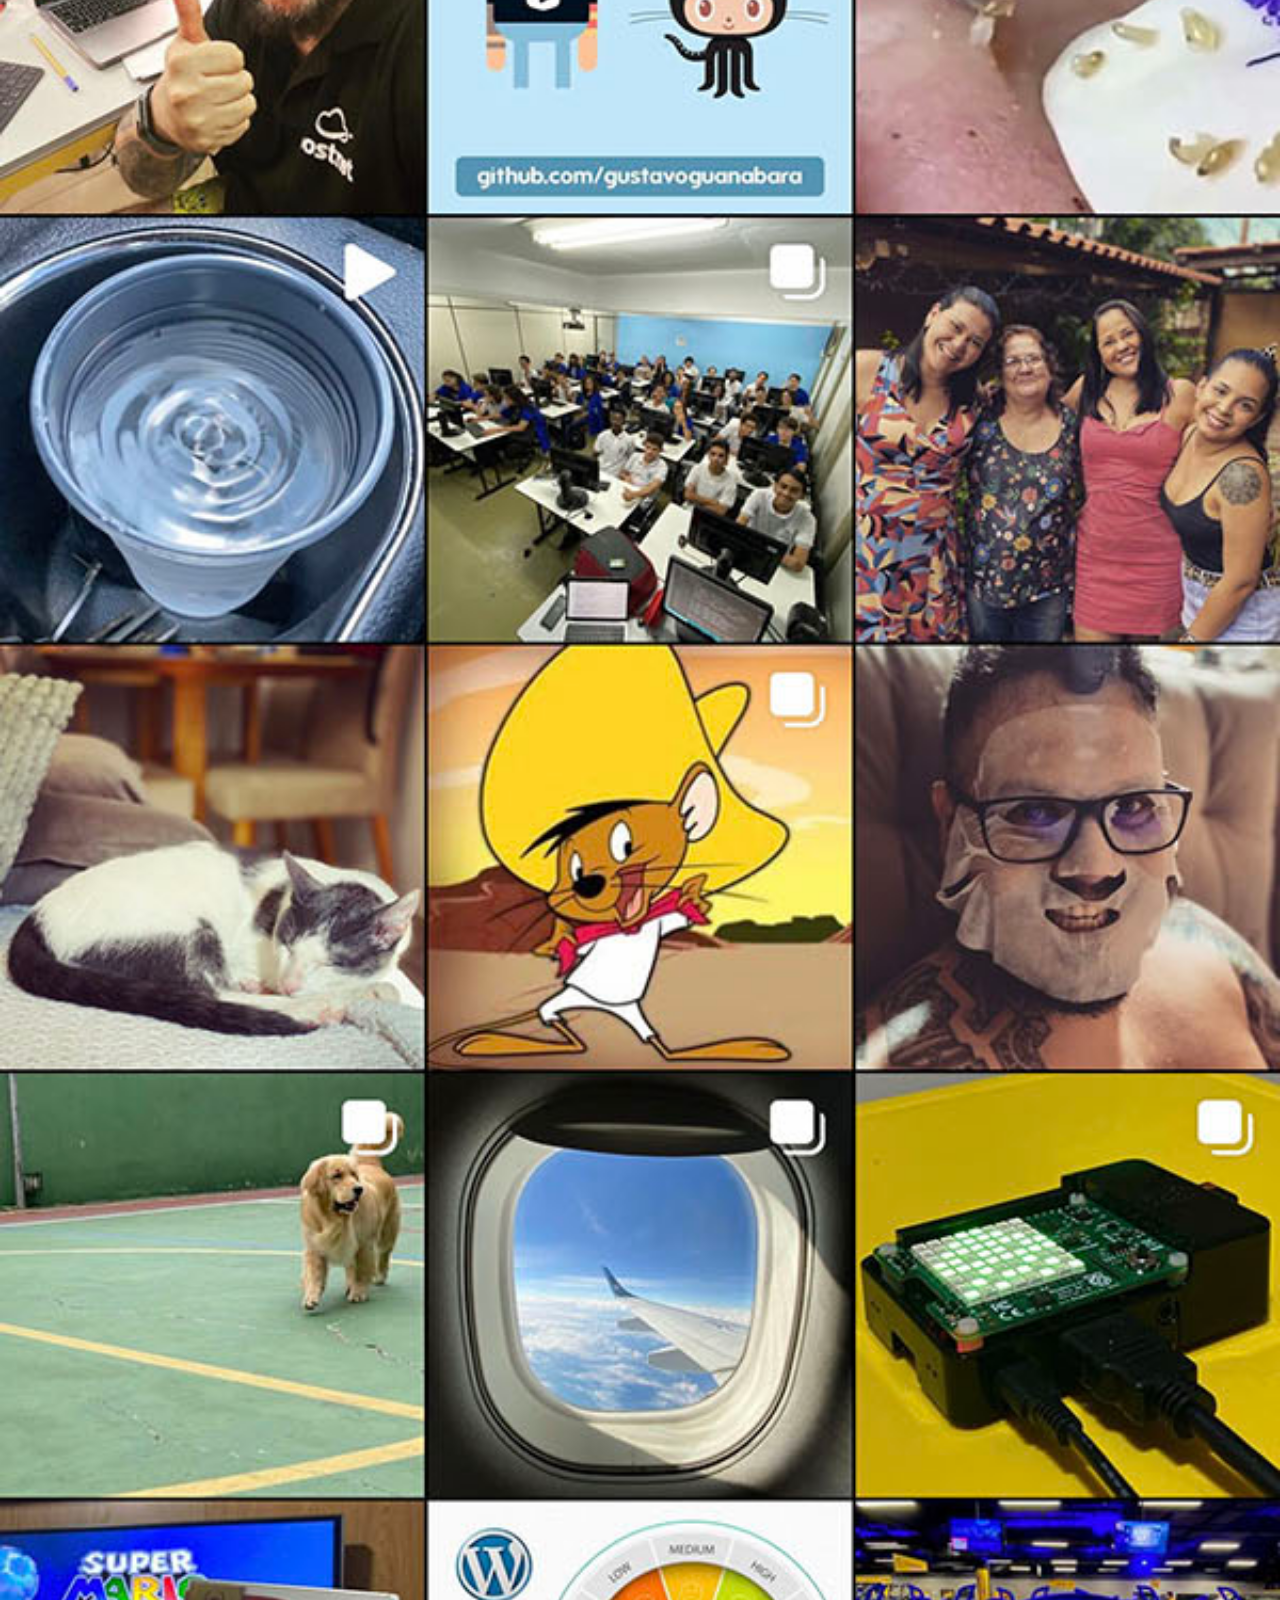
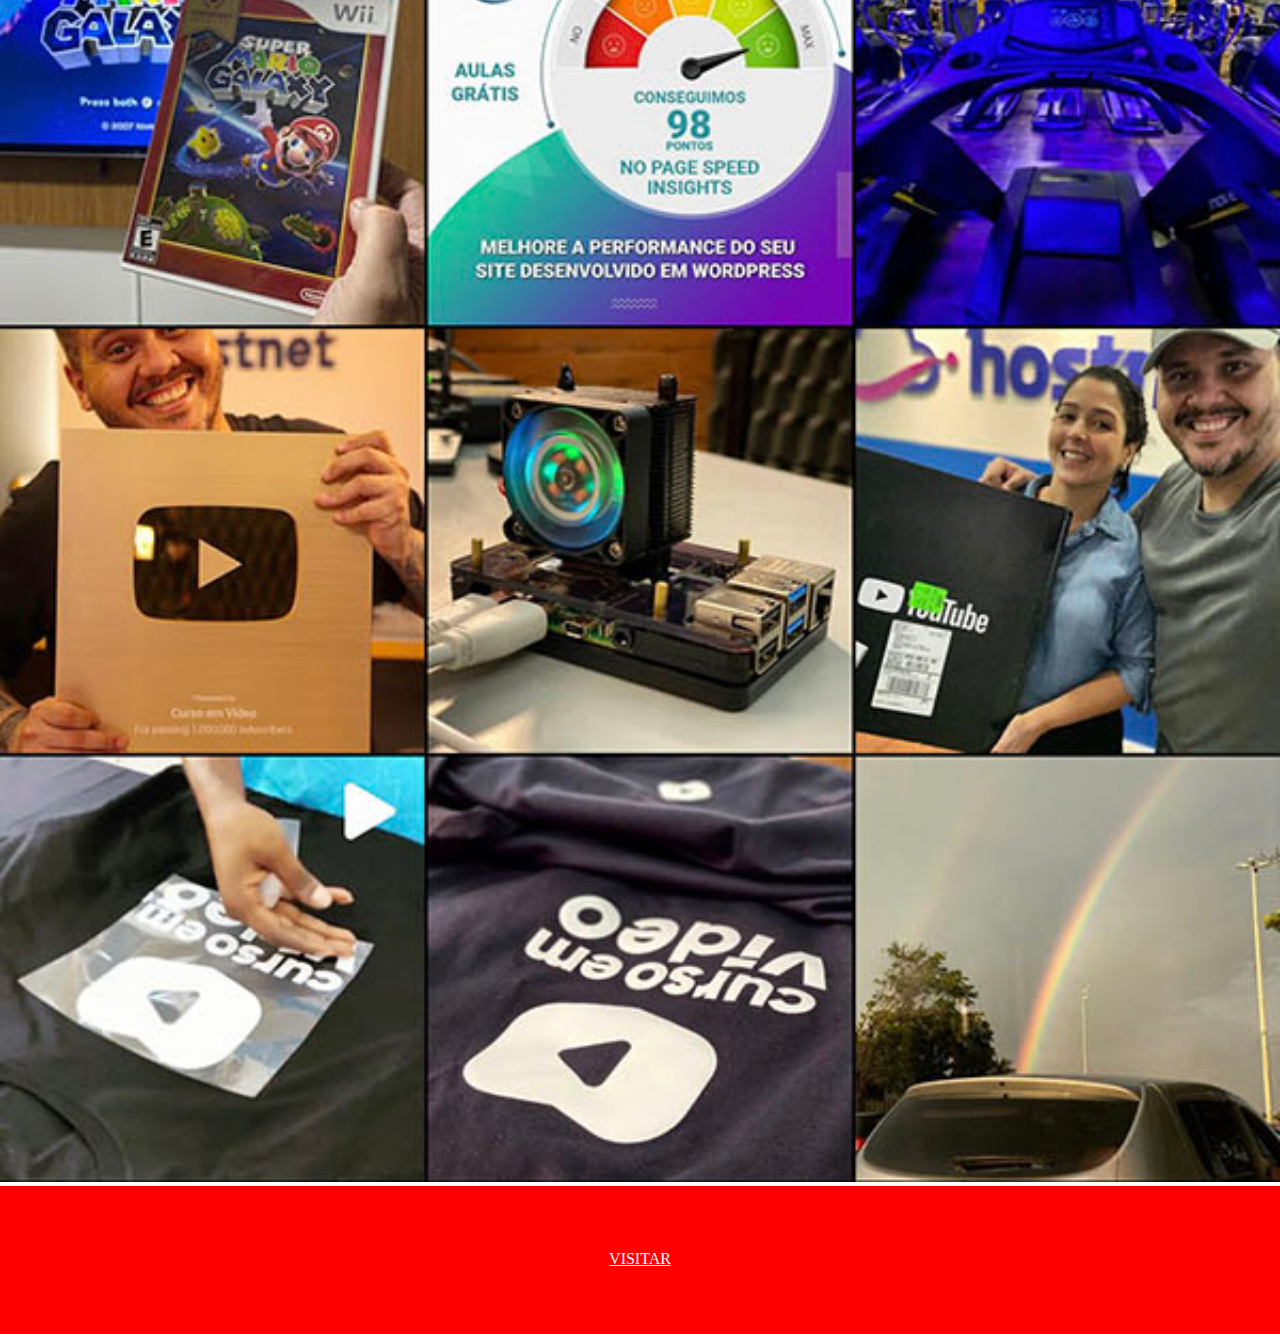
<file: instagram.html>
<!DOCTYPE html>
<html lang="en">
<head>
    <meta charset="UTF-8">
    <meta http-equiv="X-UA-Compatible" content="IE=edge">
    <meta name="viewport" content="width=device-width, initial-scale=1.0">
    <link rel="stylesheet" href="social.css">
    <title>Document</title>
    
</head>
<body>
    <img src="imagens/tela-instagram.jpg" alt="">
    <a href="https://www.facebook.com/saliburlink/" target="_blank">VISITAR</a>
</body>
</html>
</file>
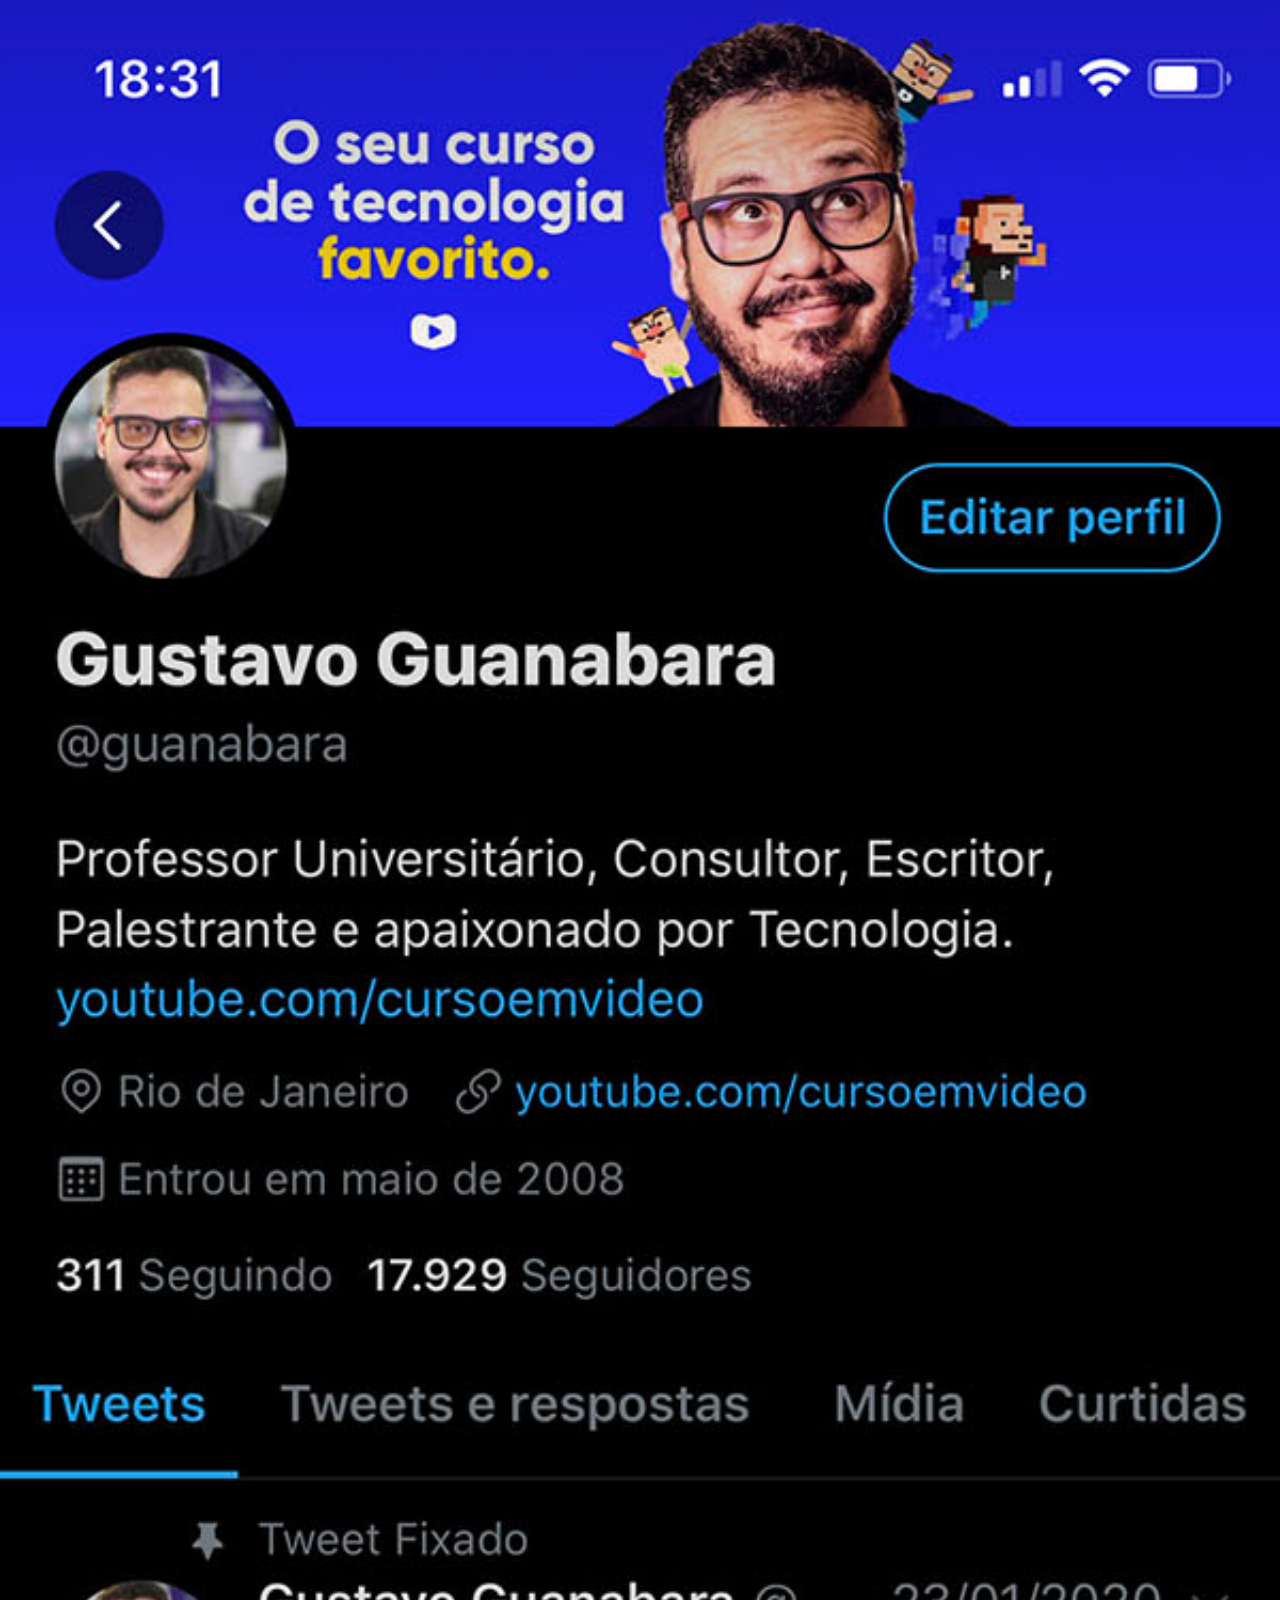
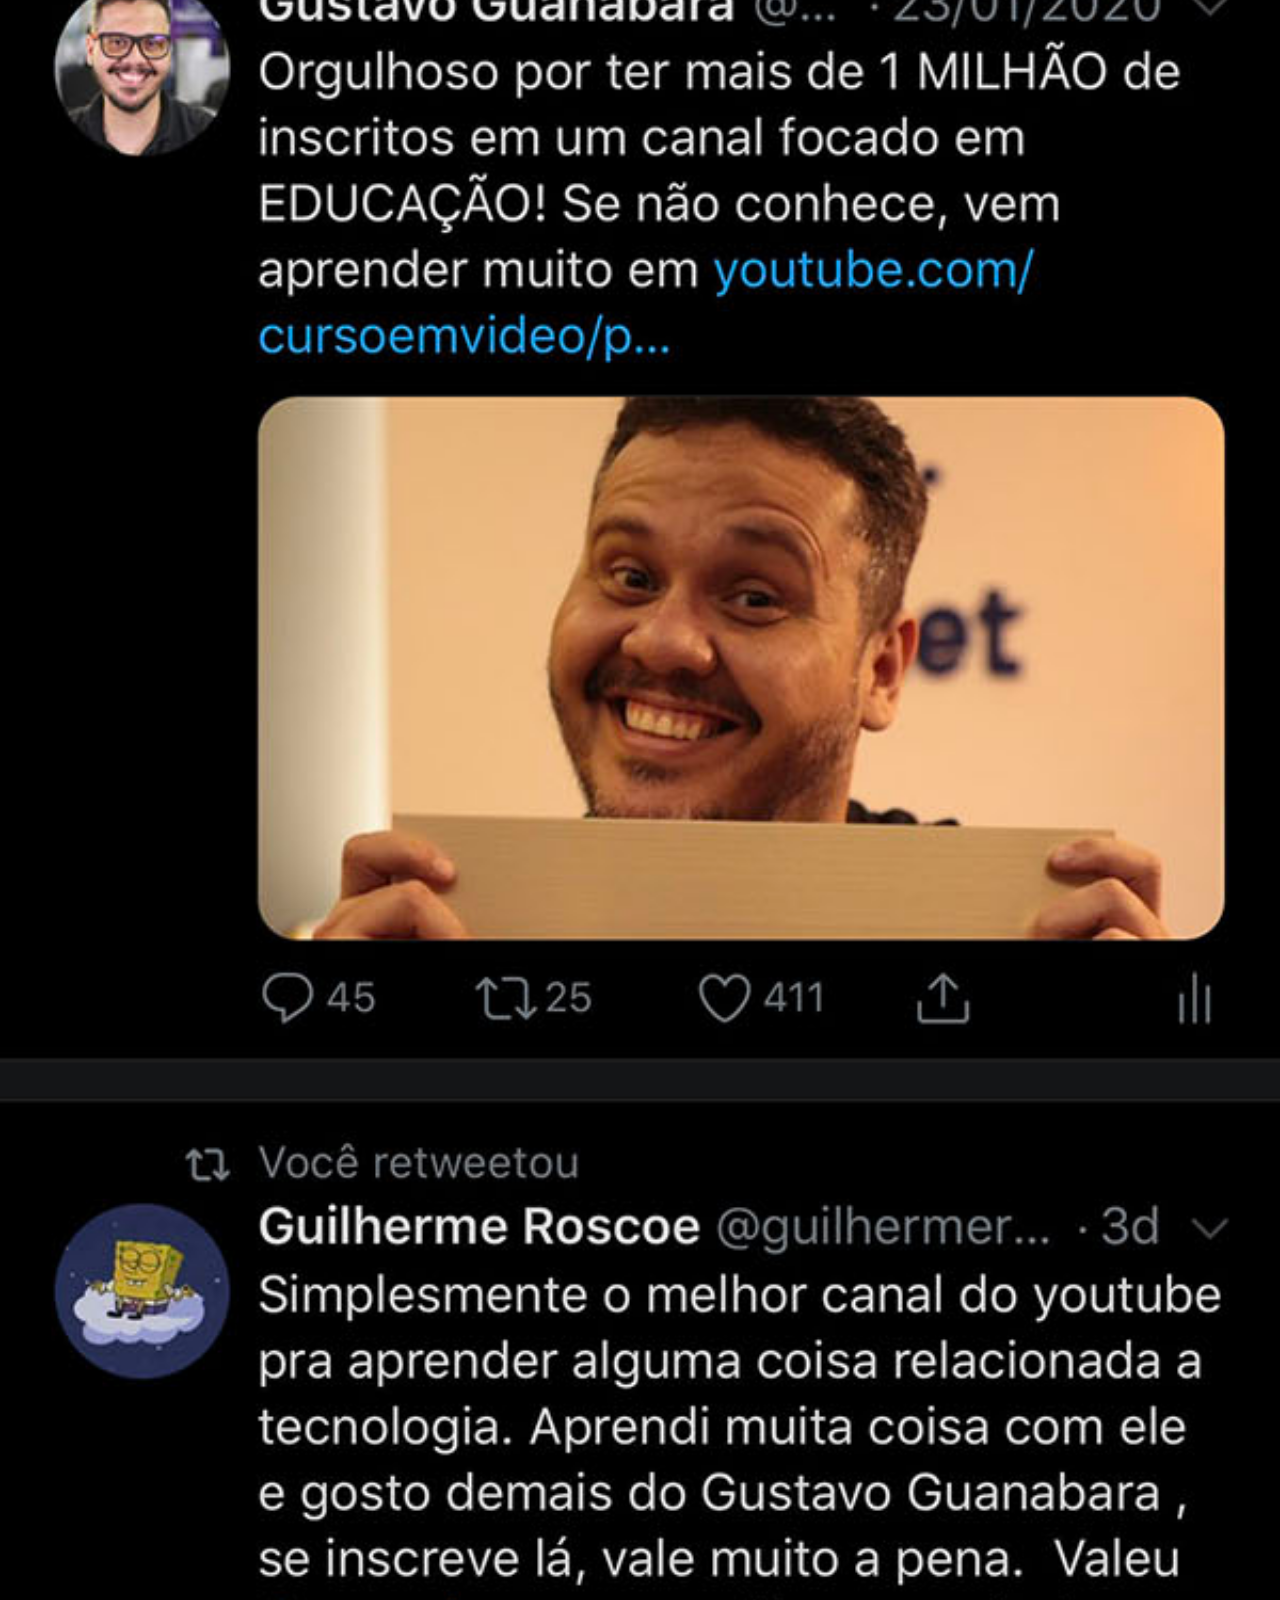
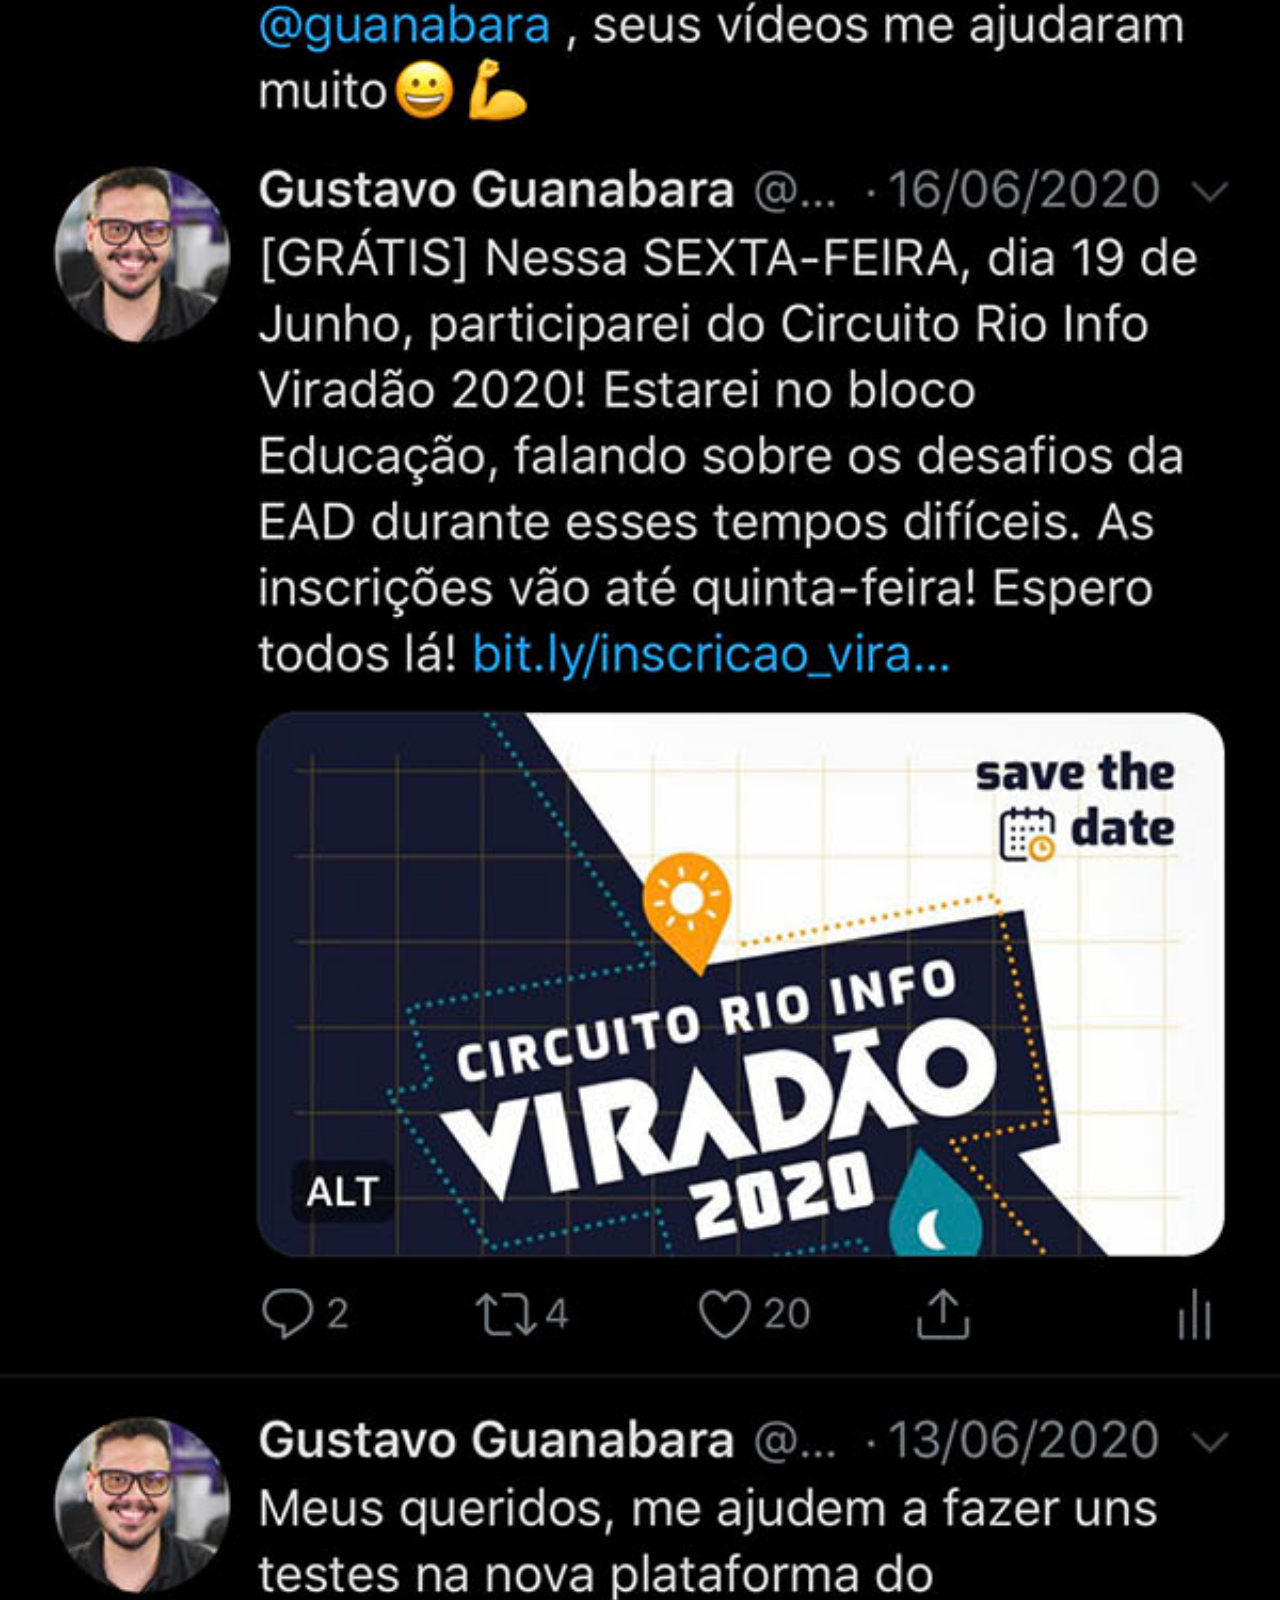
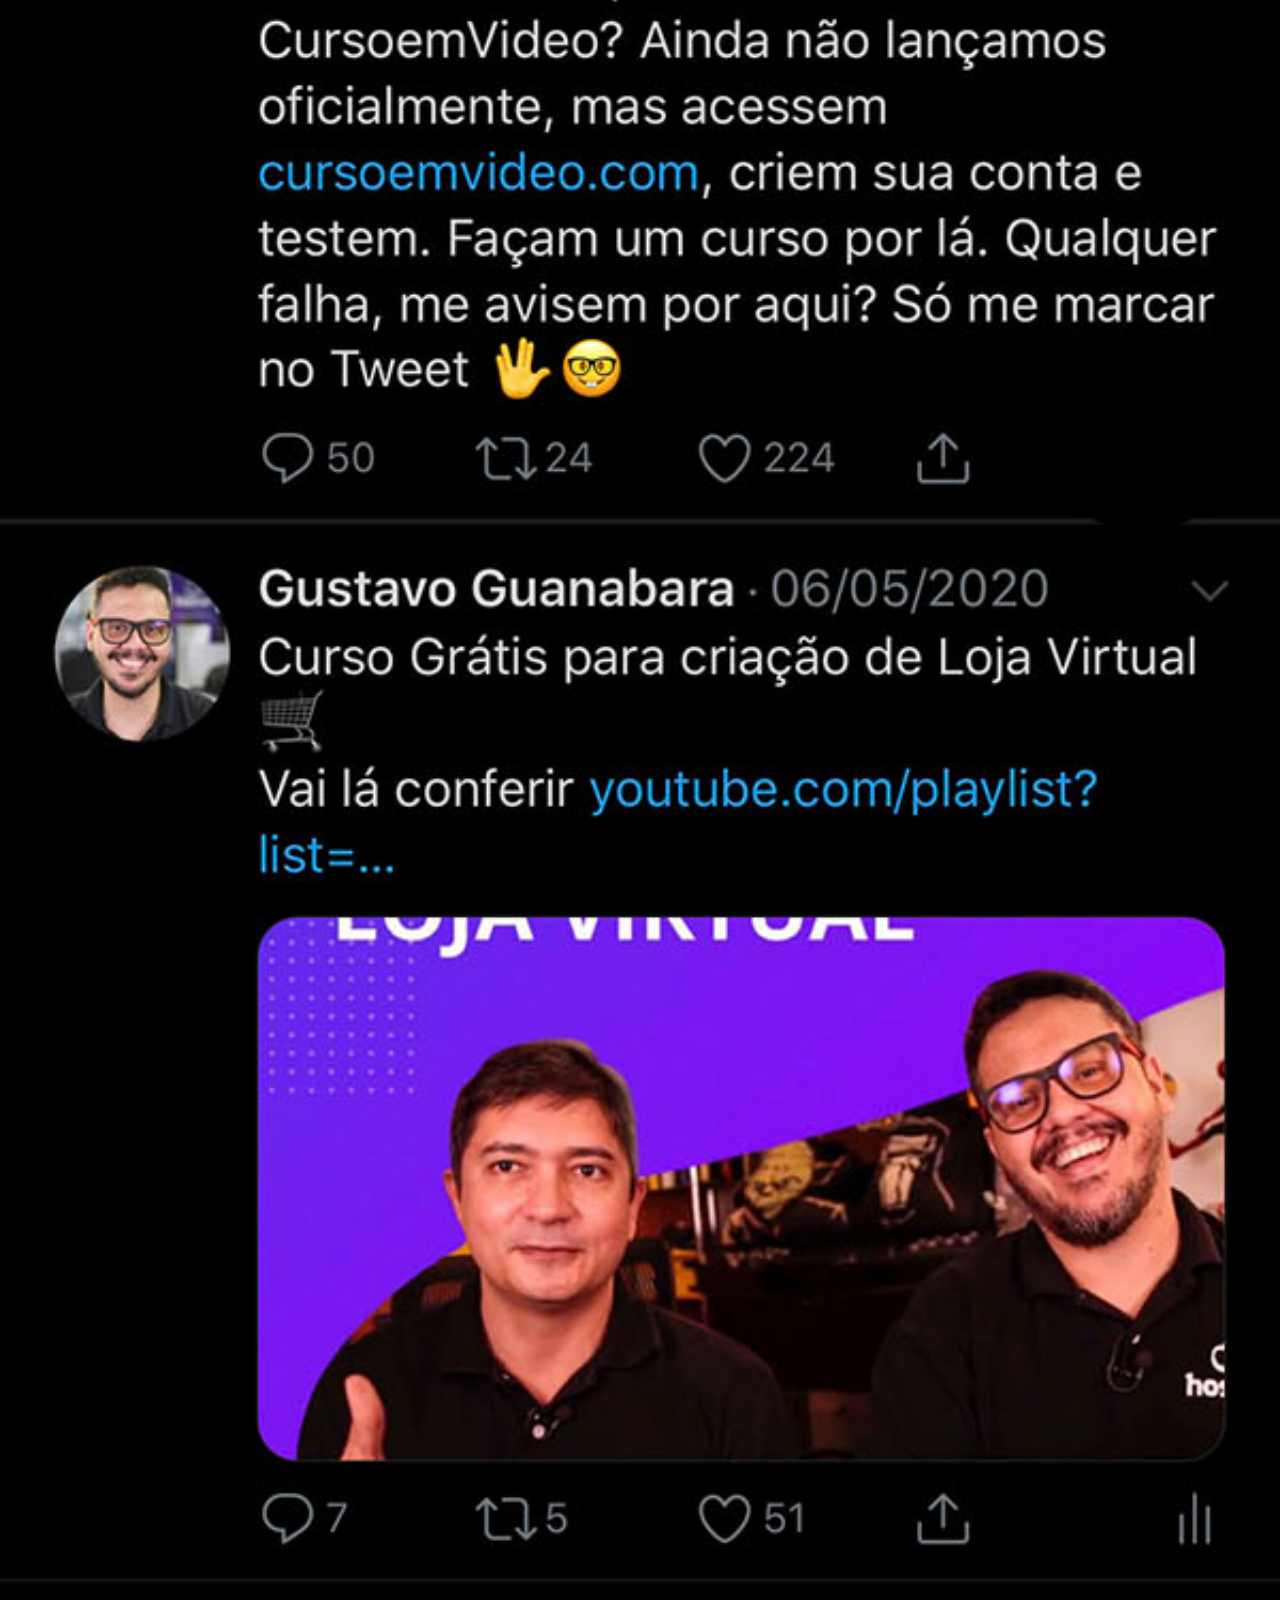
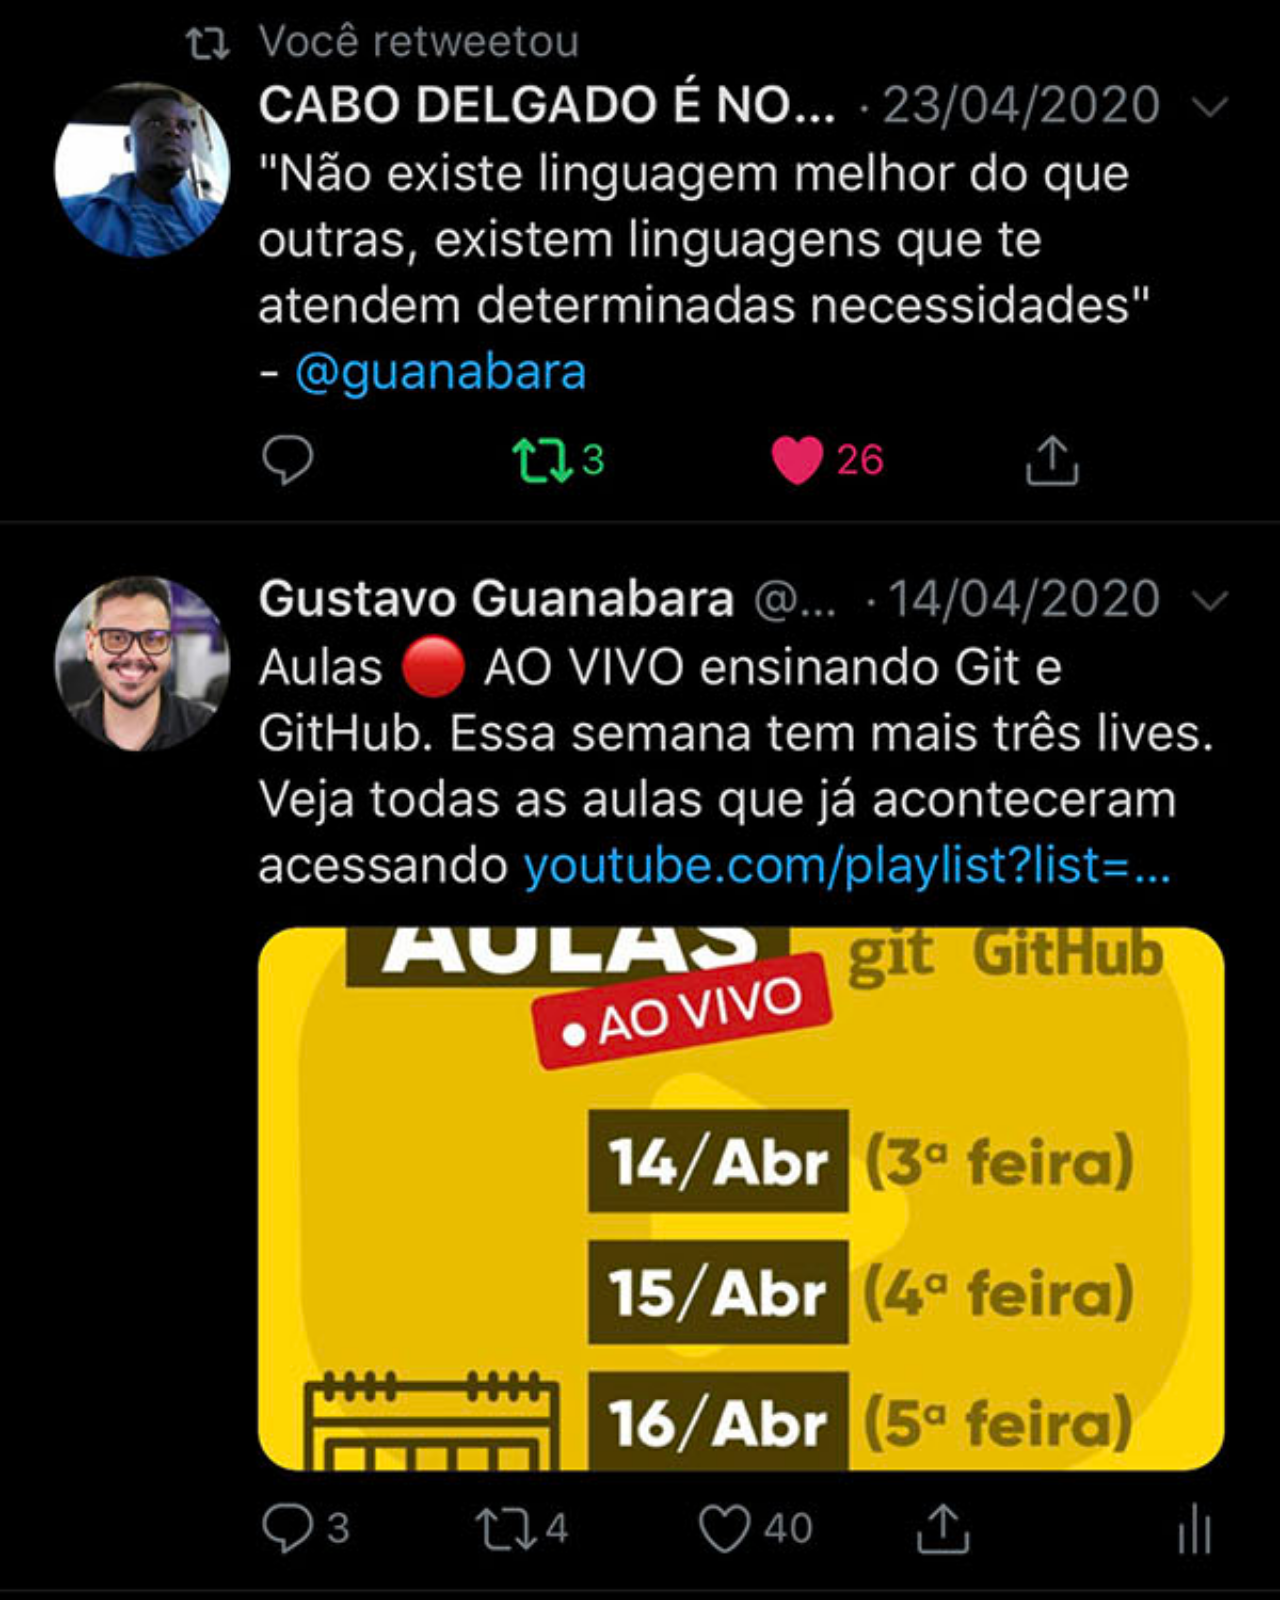
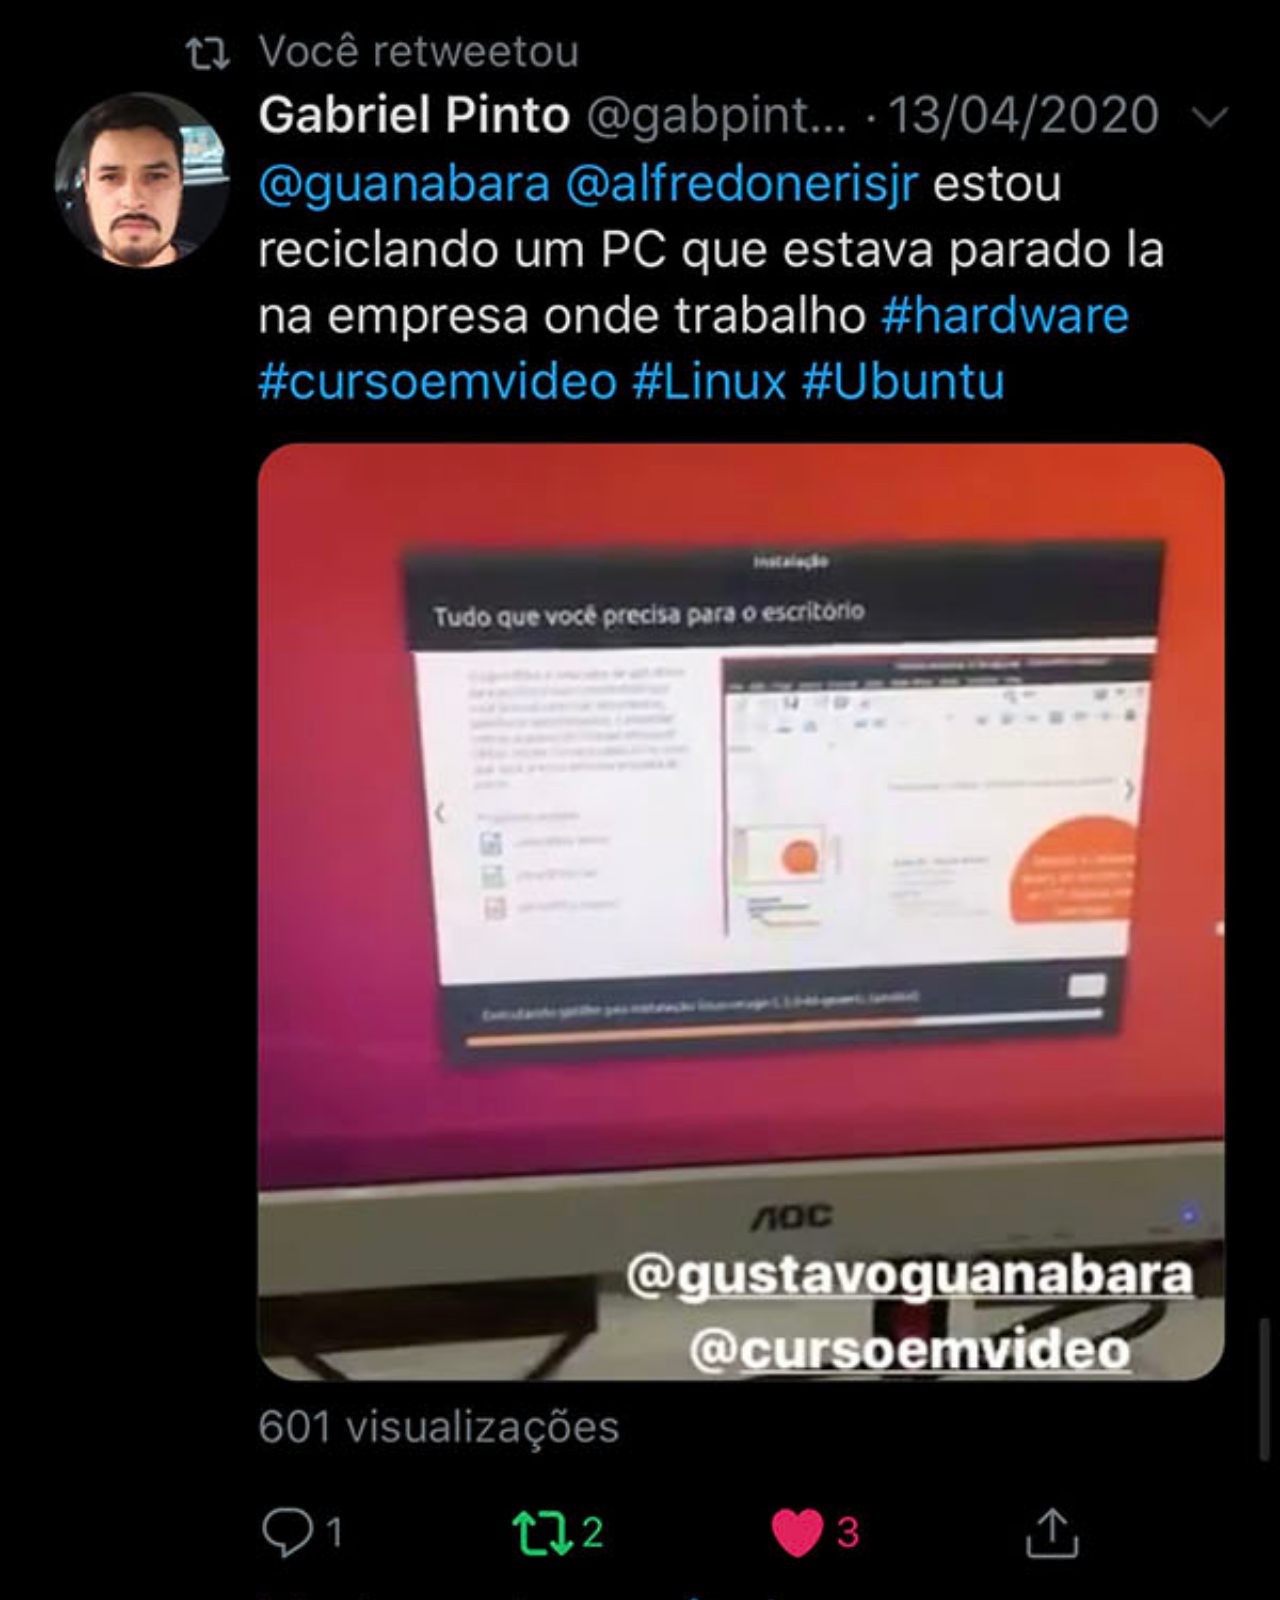
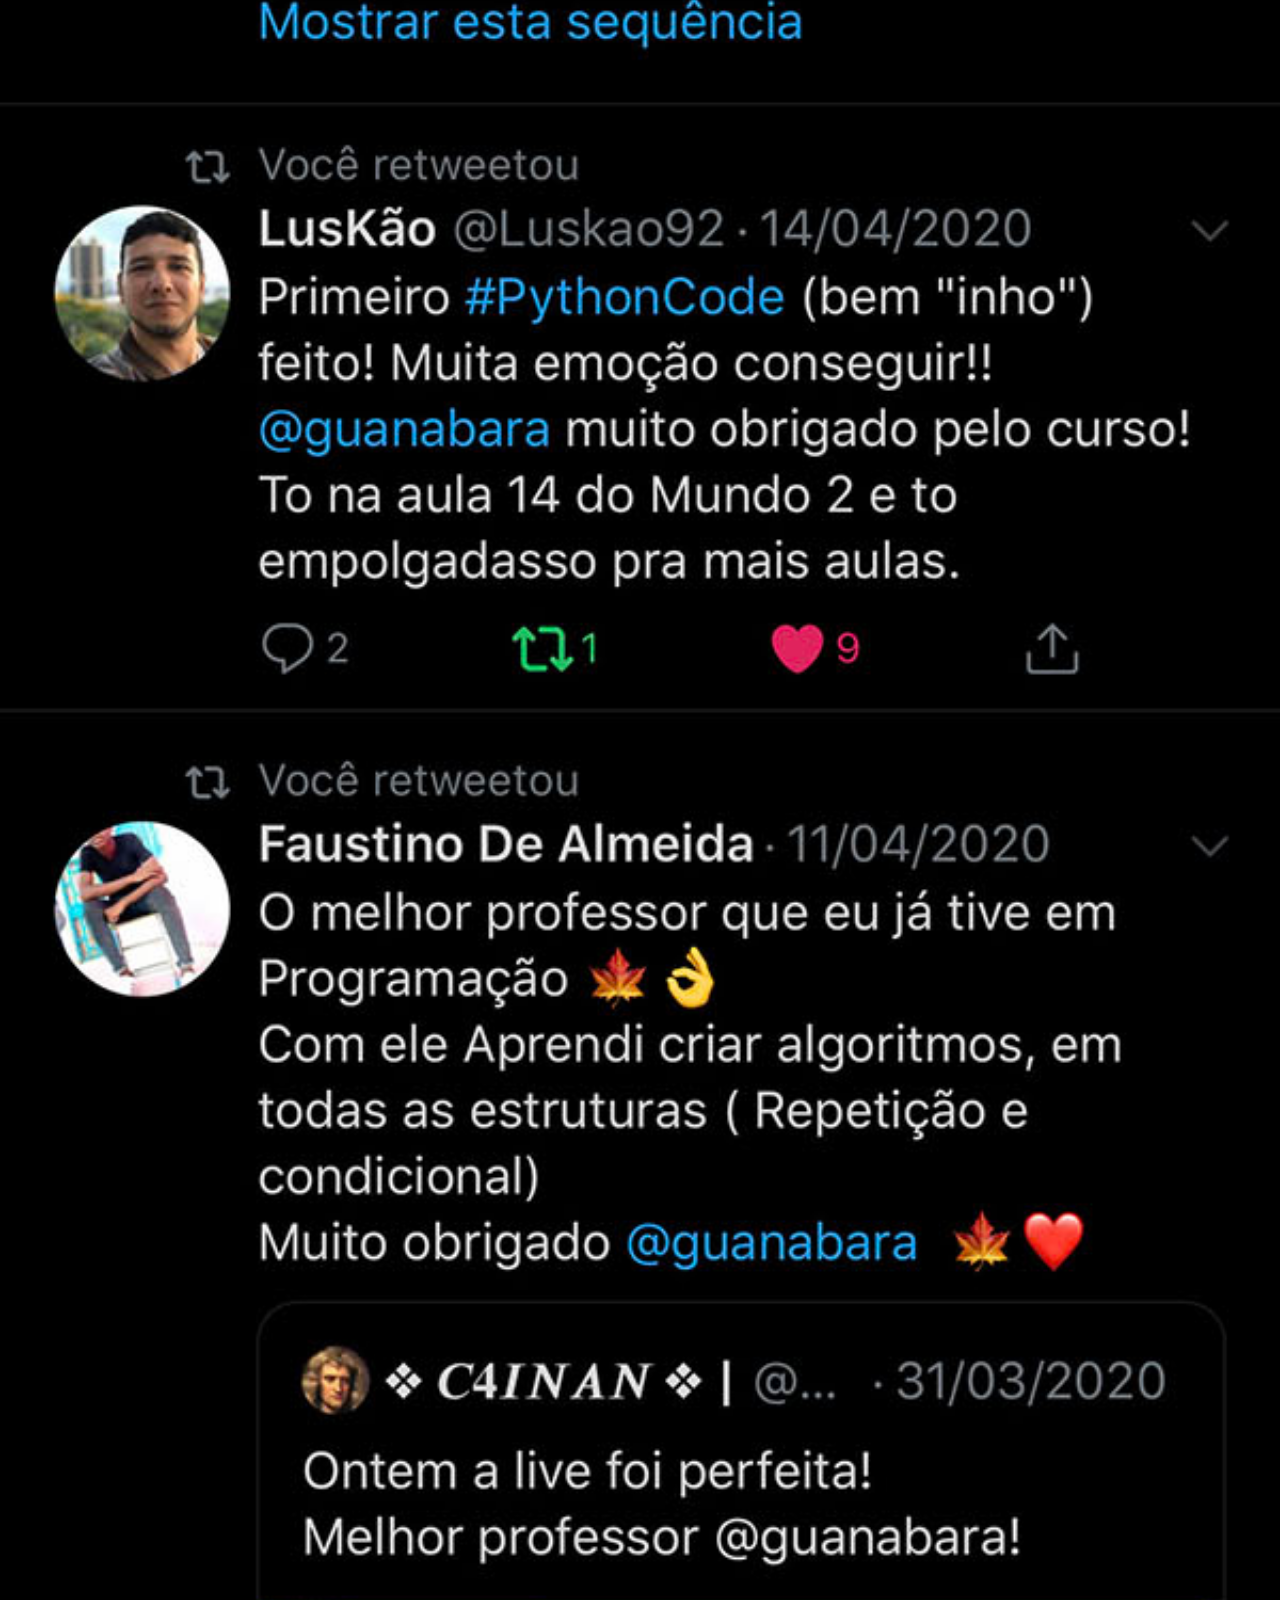
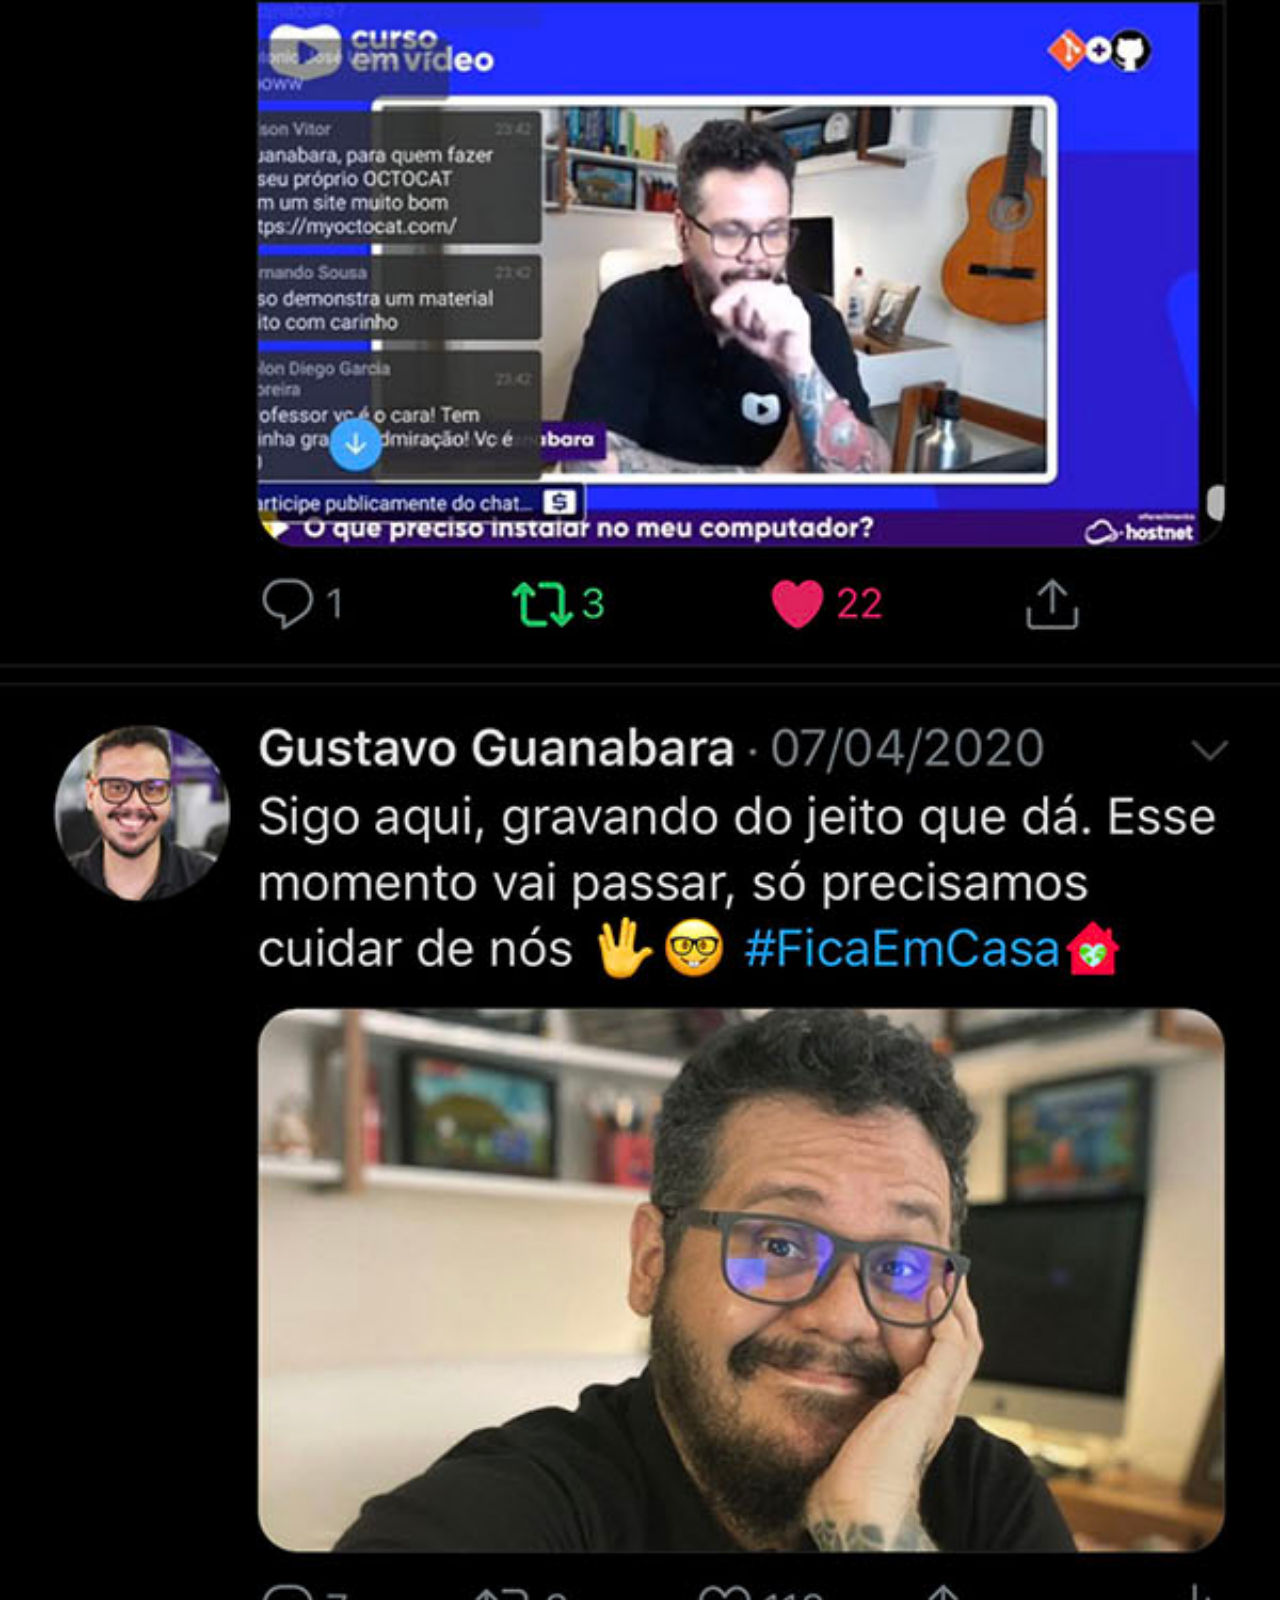
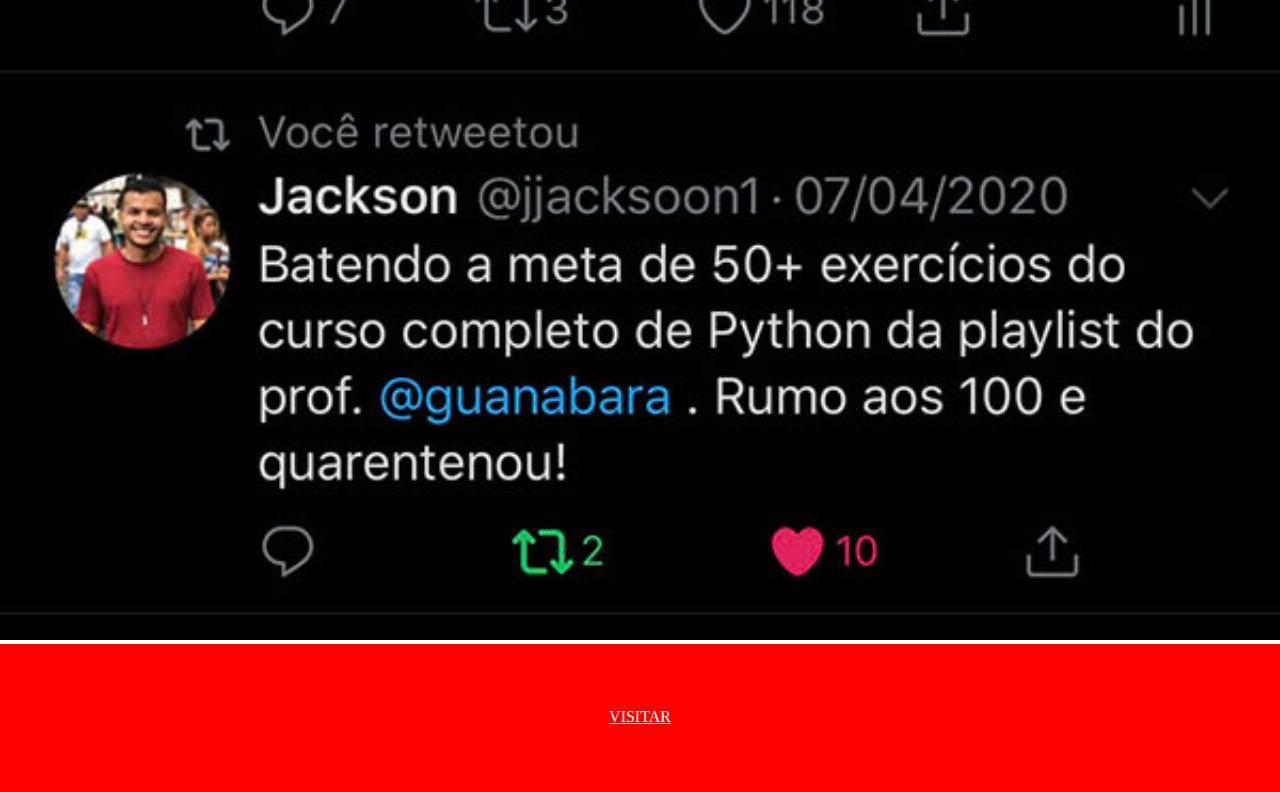
<file: twitter.html>
<!DOCTYPE html>
<html lang="en">
<head>
    <meta charset="UTF-8">
    <meta http-equiv="X-UA-Compatible" content="IE=edge">
    <meta name="viewport" content="width=device-width, initial-scale=1.0">
    <title>Document</title>
    <link rel="stylesheet" href="social.css">
</head>
<body>
    <img src="imagens/tela-twitter.jpg" alt="">
    <a href="https://www.facebook.com/saliburlink/" target="_blank">VISITAR</a>
</body>
</file>
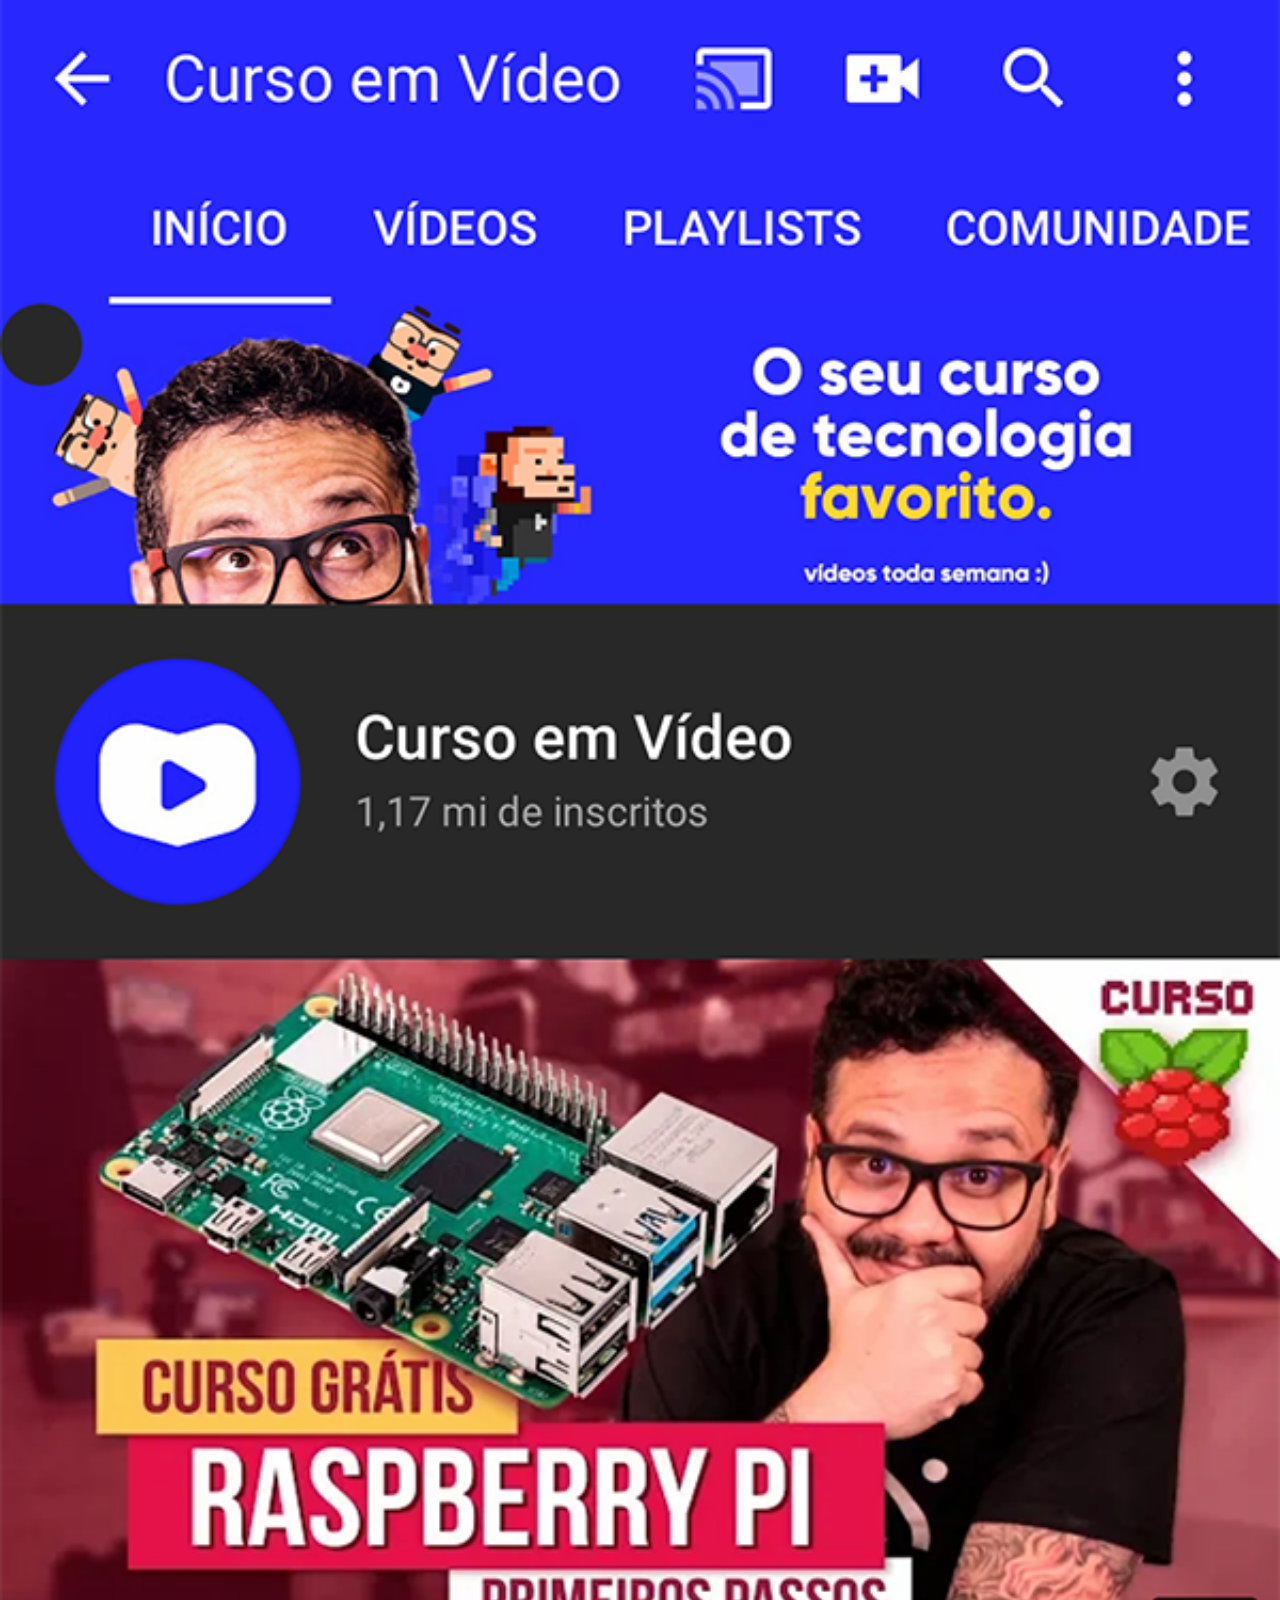
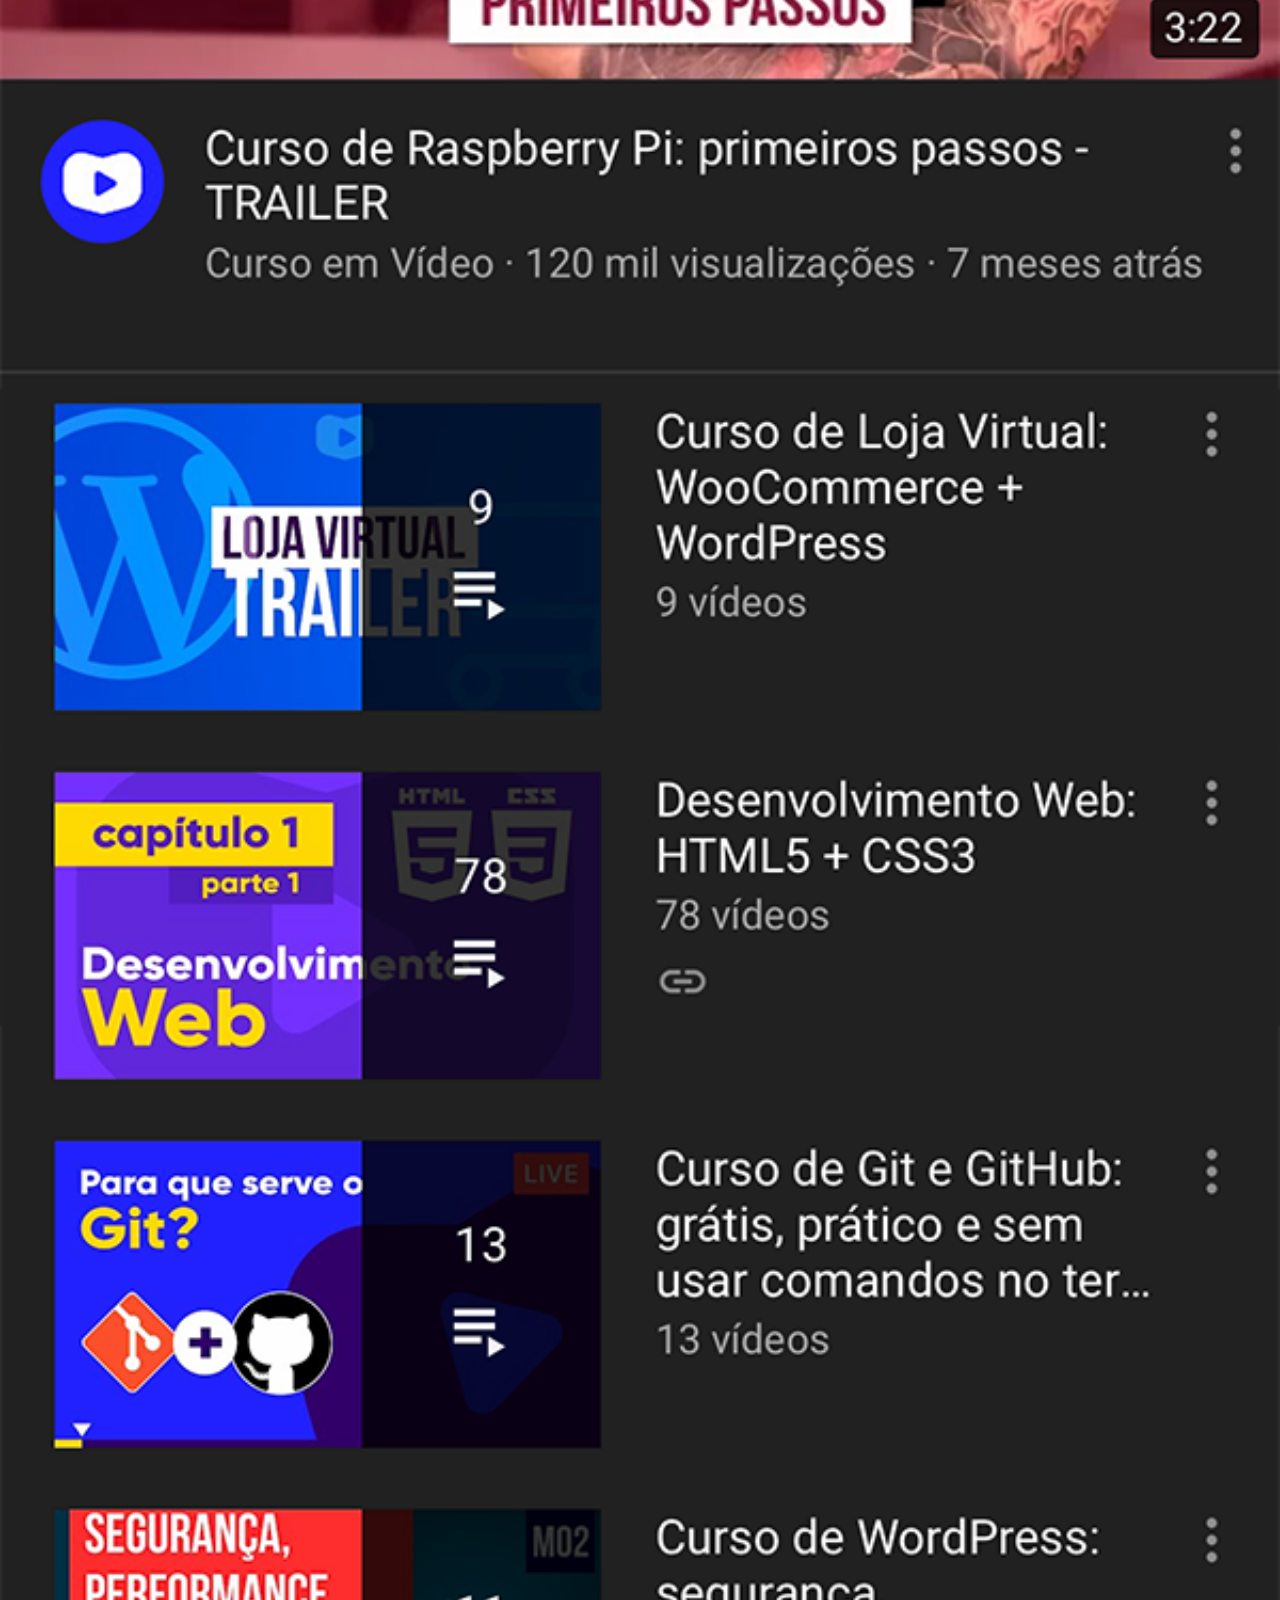
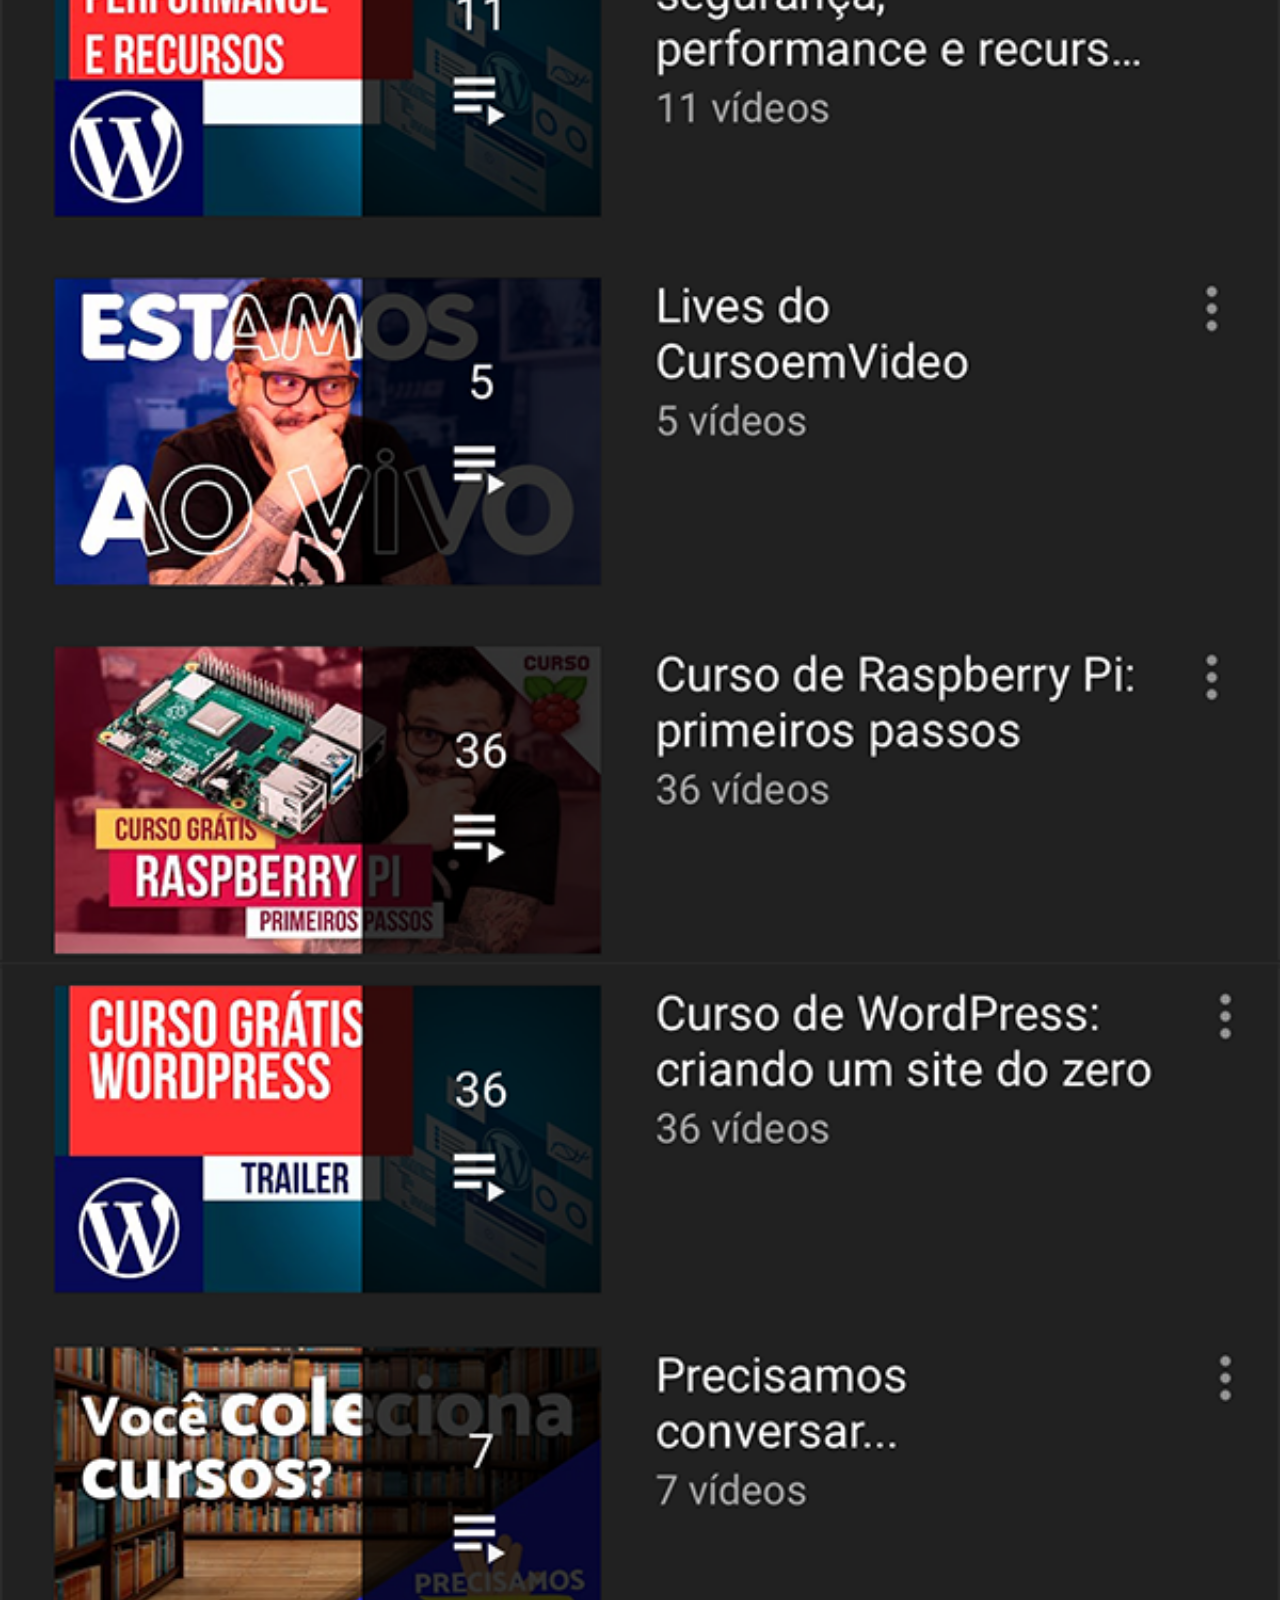
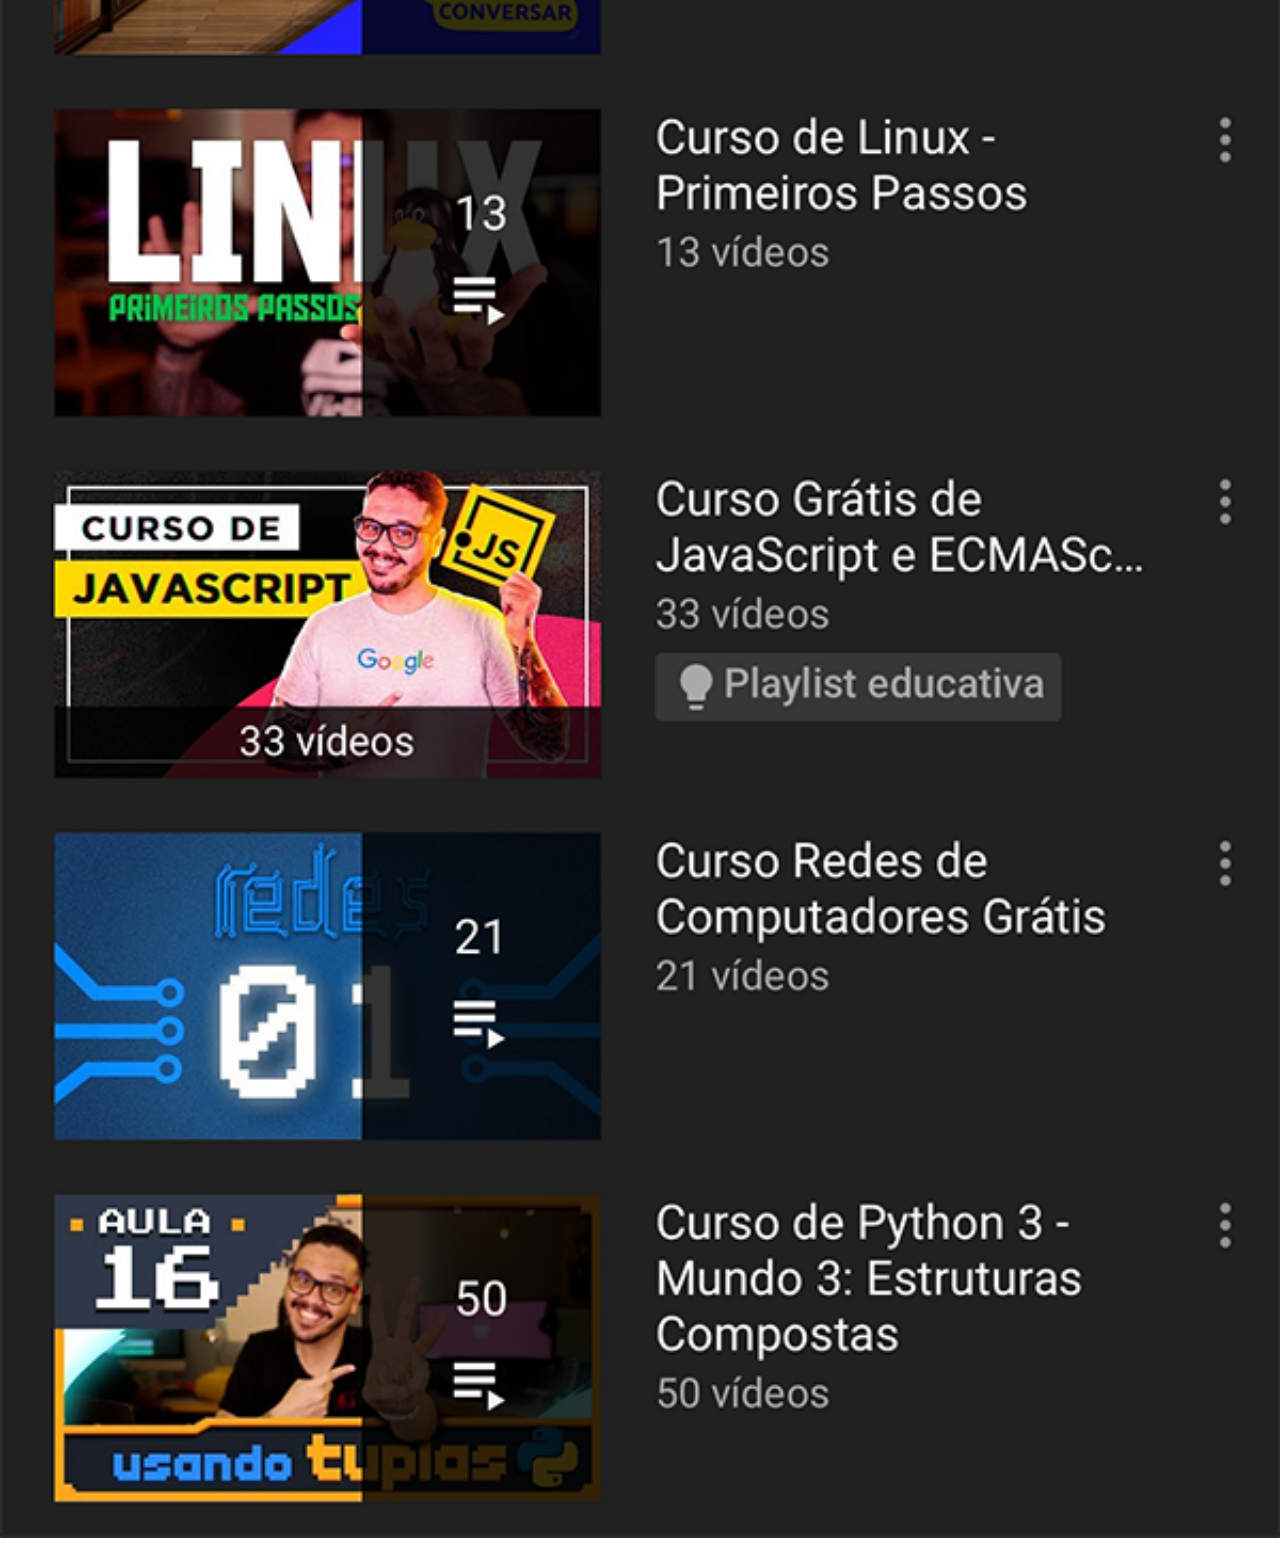
<file: youtube.html>
<!DOCTYPE html>
<html lang="pt-br">
<head>
    <meta charset="UTF-8">
    <meta http-equiv="X-UA-Compatible" content="IE=edge">
    <meta name="viewport" content="width=device-width, initial-scale=1.0">
    <title>Document</title>
    <style>
         *{
            margin: 0;
            padding: 0
        }
        body{
        }
        ::-webkit-scrollbar{
            width: 0px;
            height: 0px;
        }
        button{
            position: absolute;
            top: 160vh;
            right: 50%;
        }
        img{
            width: 100vw;
        }     
        
    </style>
</head>
<body>
    <img src="imagens/tela-youtube.png" alt="">
    
</body>
</html>
</file>
<file: styles/style.css>
@charset "UTF-8";

*{
    margin: 0;
    padding: 0;
    font-family: Arial, Helvetica, sans-serif;
}
html, body{
    height: 100vh;
    width: 100vw;
}
body{
    background: url(fundo-madeira.jpg) no-repeat top center;
    background-size: cover;
    background-attachment: fixed;
}
main{
    height: 100vh;
    position: relative;
}
section#phone{
    position: absolute;
    top: 50%;
    left: 50%;
    transform: translate(-50%, -50%);
    height: 627px;
    width: 311px;
    background:url(/imagens/frame-iphone.png);
    background-repeat: no-repeat;
    background-position: center;
}
iframe#view{
    position: relative;
    left: 22px;
    top: 80px;
    width: 267px;
    height: 471px;
}
section#socialmedia{
    text-align: center;
}
section#socialmedia img{
    width: 50px;
    margin: 10px;
    border-radius: 50%;
    box-shadow: 2px 2px 5px black;
    box-sizing: border-box;
}
section#socialmedia img:hover{
    border: 2px solid rgba(255, 255, 255, 0.356);
    transform: translate(0px, 2px);
    box-shadow: 5px 5px 5px black;
    transition: transform 500ms, border 600ms;
}
</file>
<file: social.css>
@charset "UTF8";

* {
    margin: 0;
    padding: 0
}
::-webkit-scrollbar{
    width: 0px;
}
img{
    width: 100vw;
    padding: 0px;
}
a{
    display: block;
    margin: 0px;
    height: 20px;
    padding: 5%;
    color: white;
    text-align: center;
    background-color: rgb(255, 0, 0);
    transition: background-color 1s;
}
a:hover{
    background-color: rgb(243, 176, 176);
}
</file>
